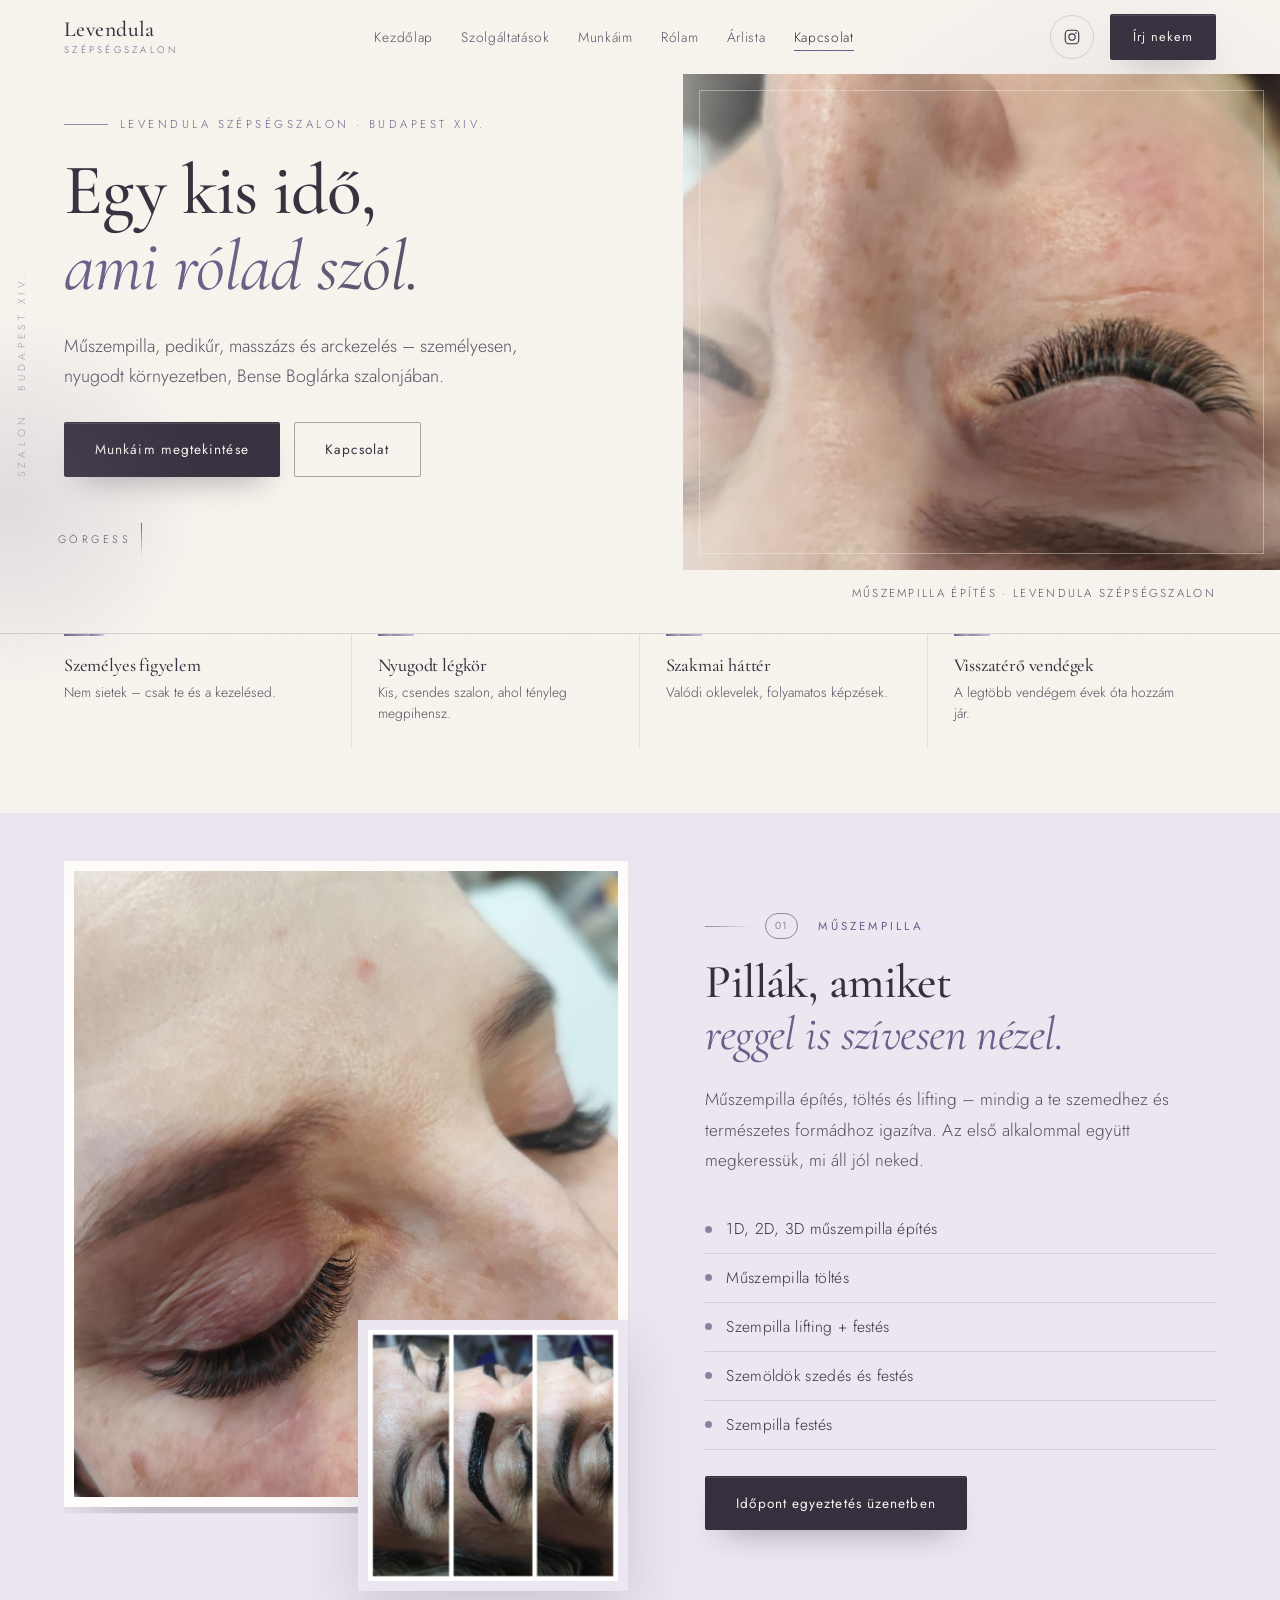
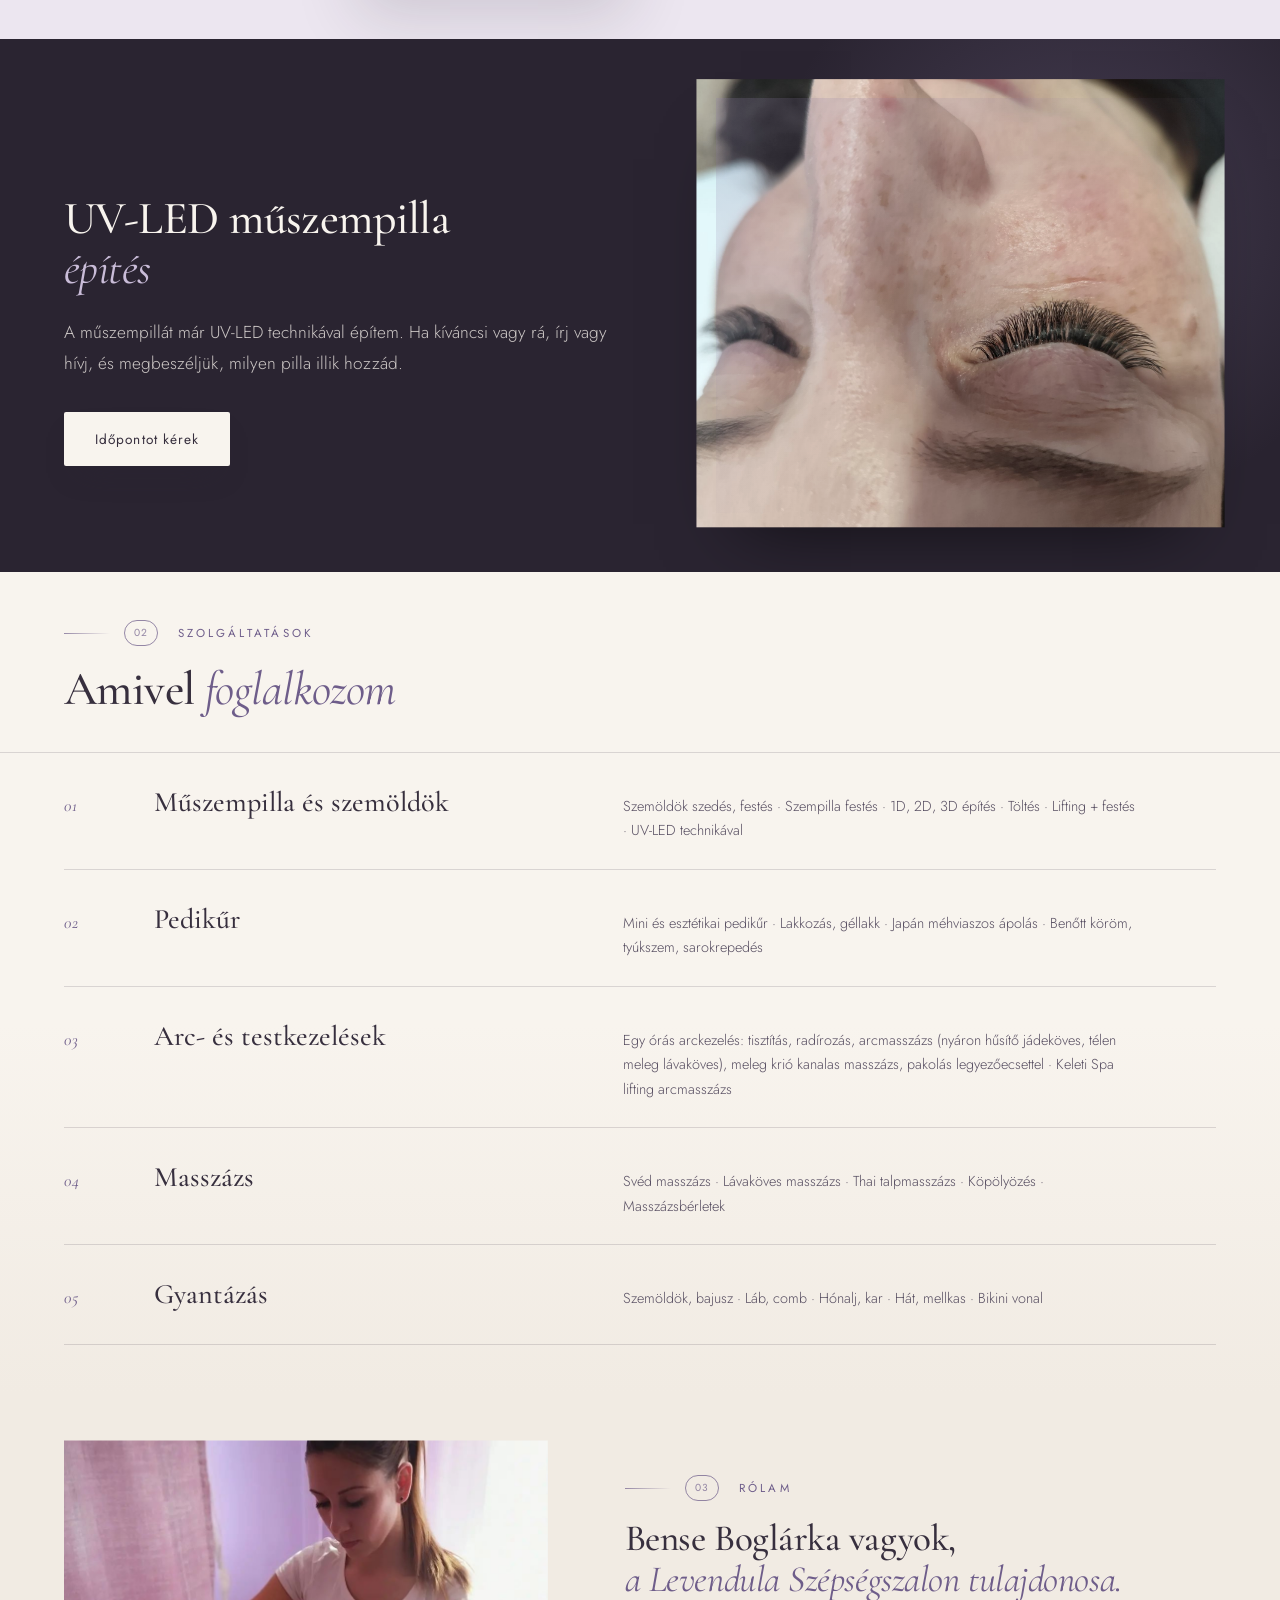
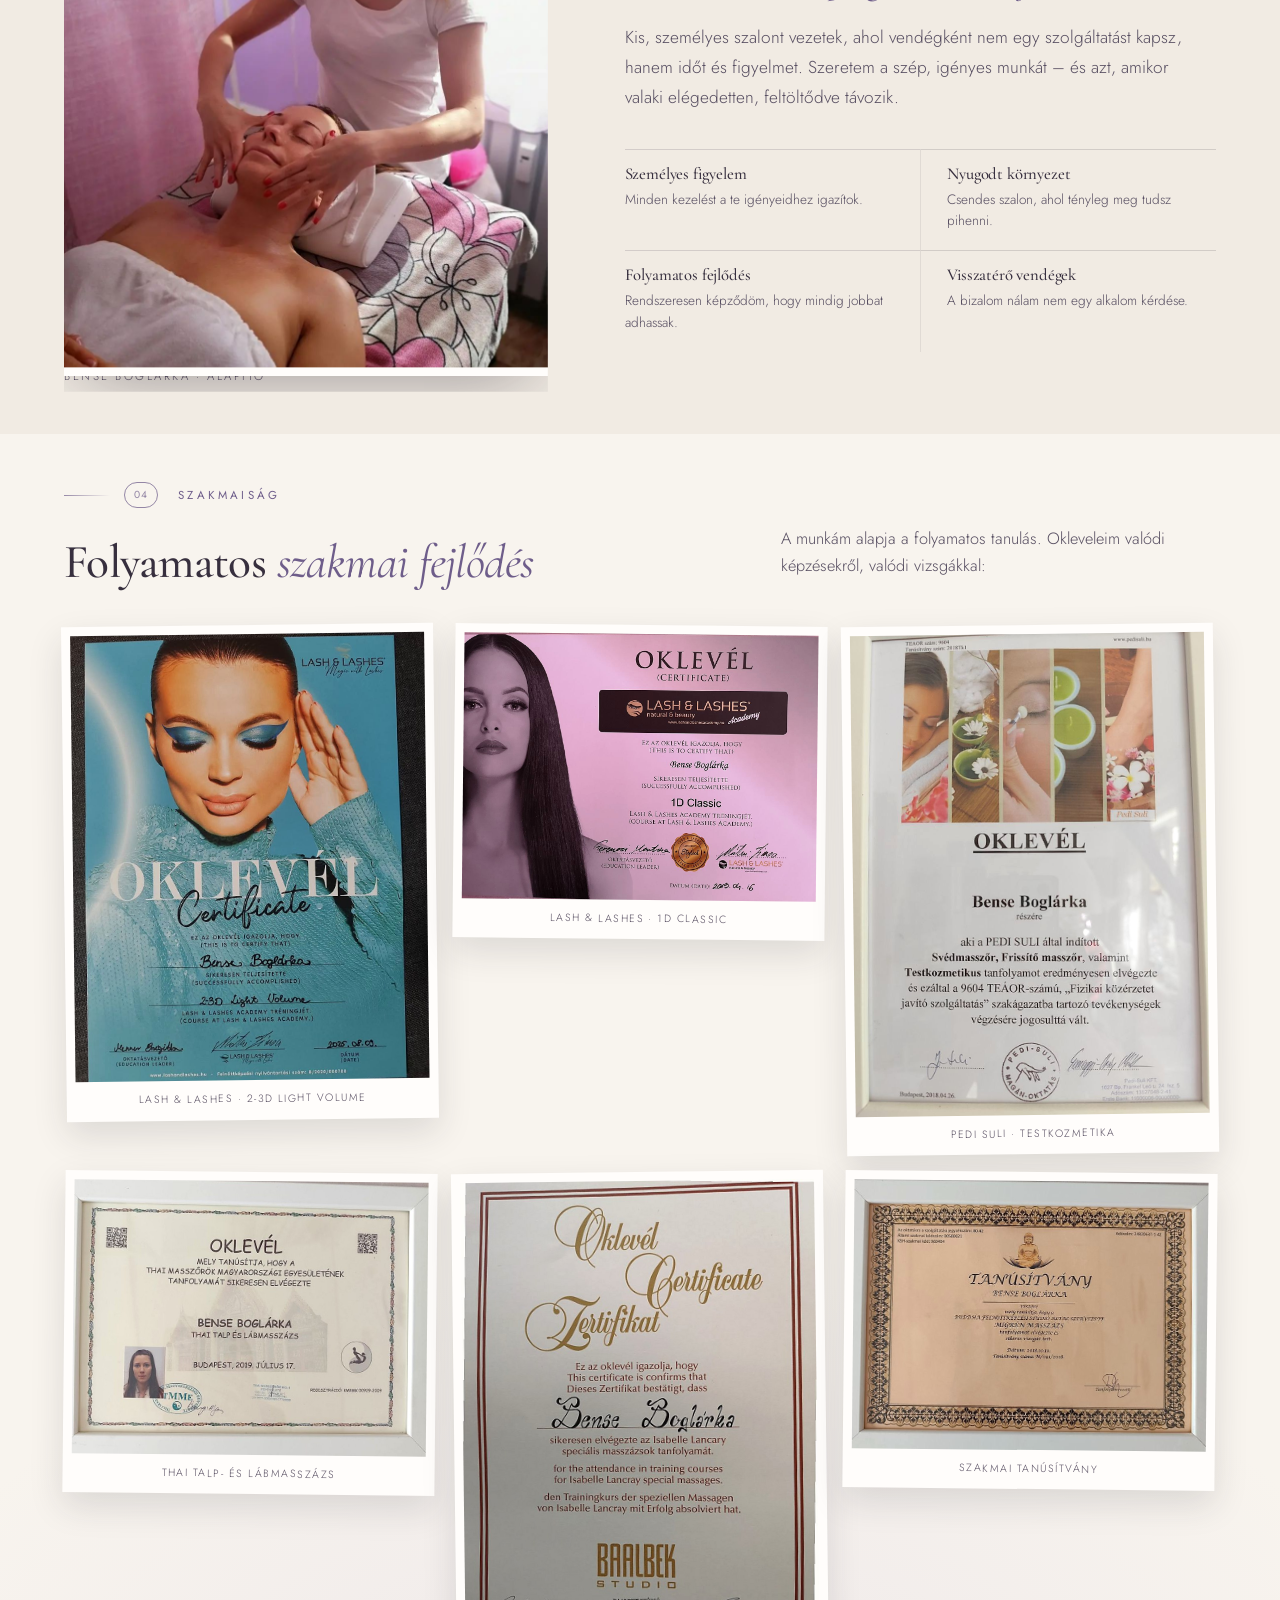
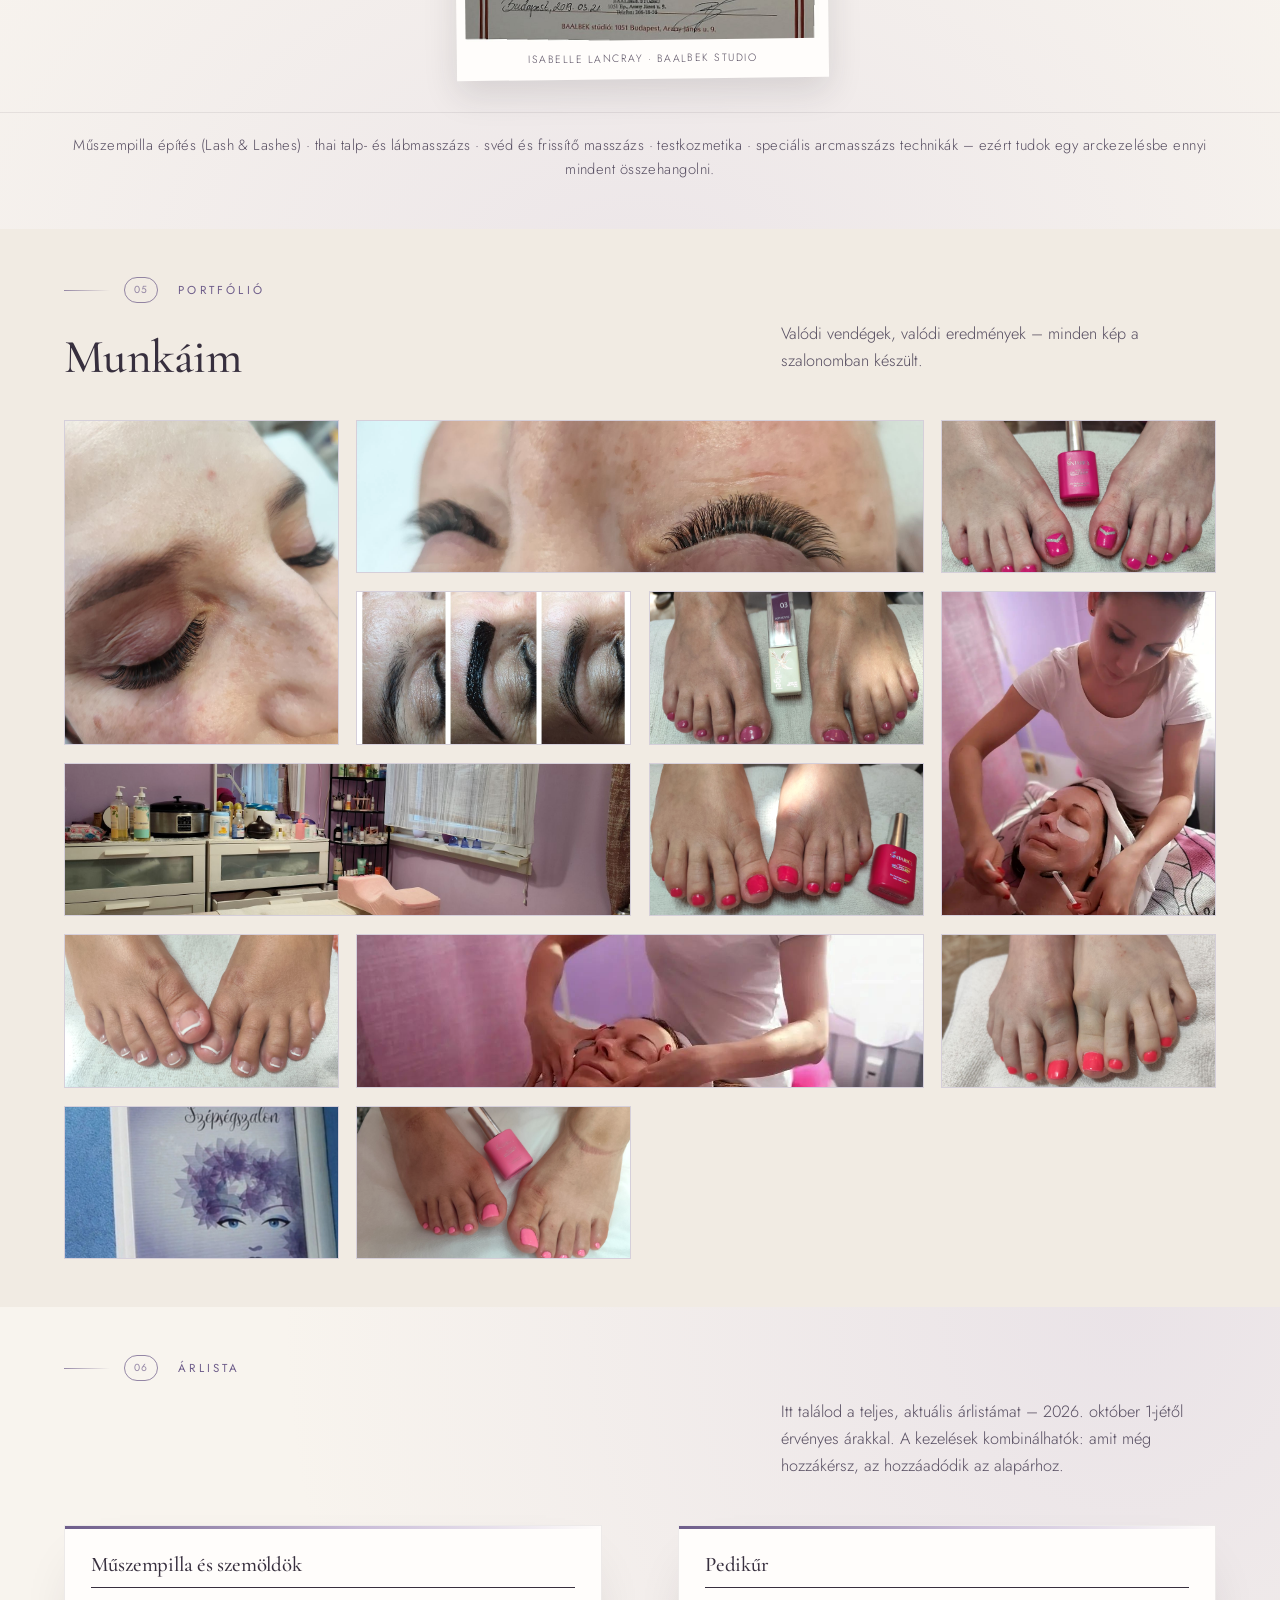
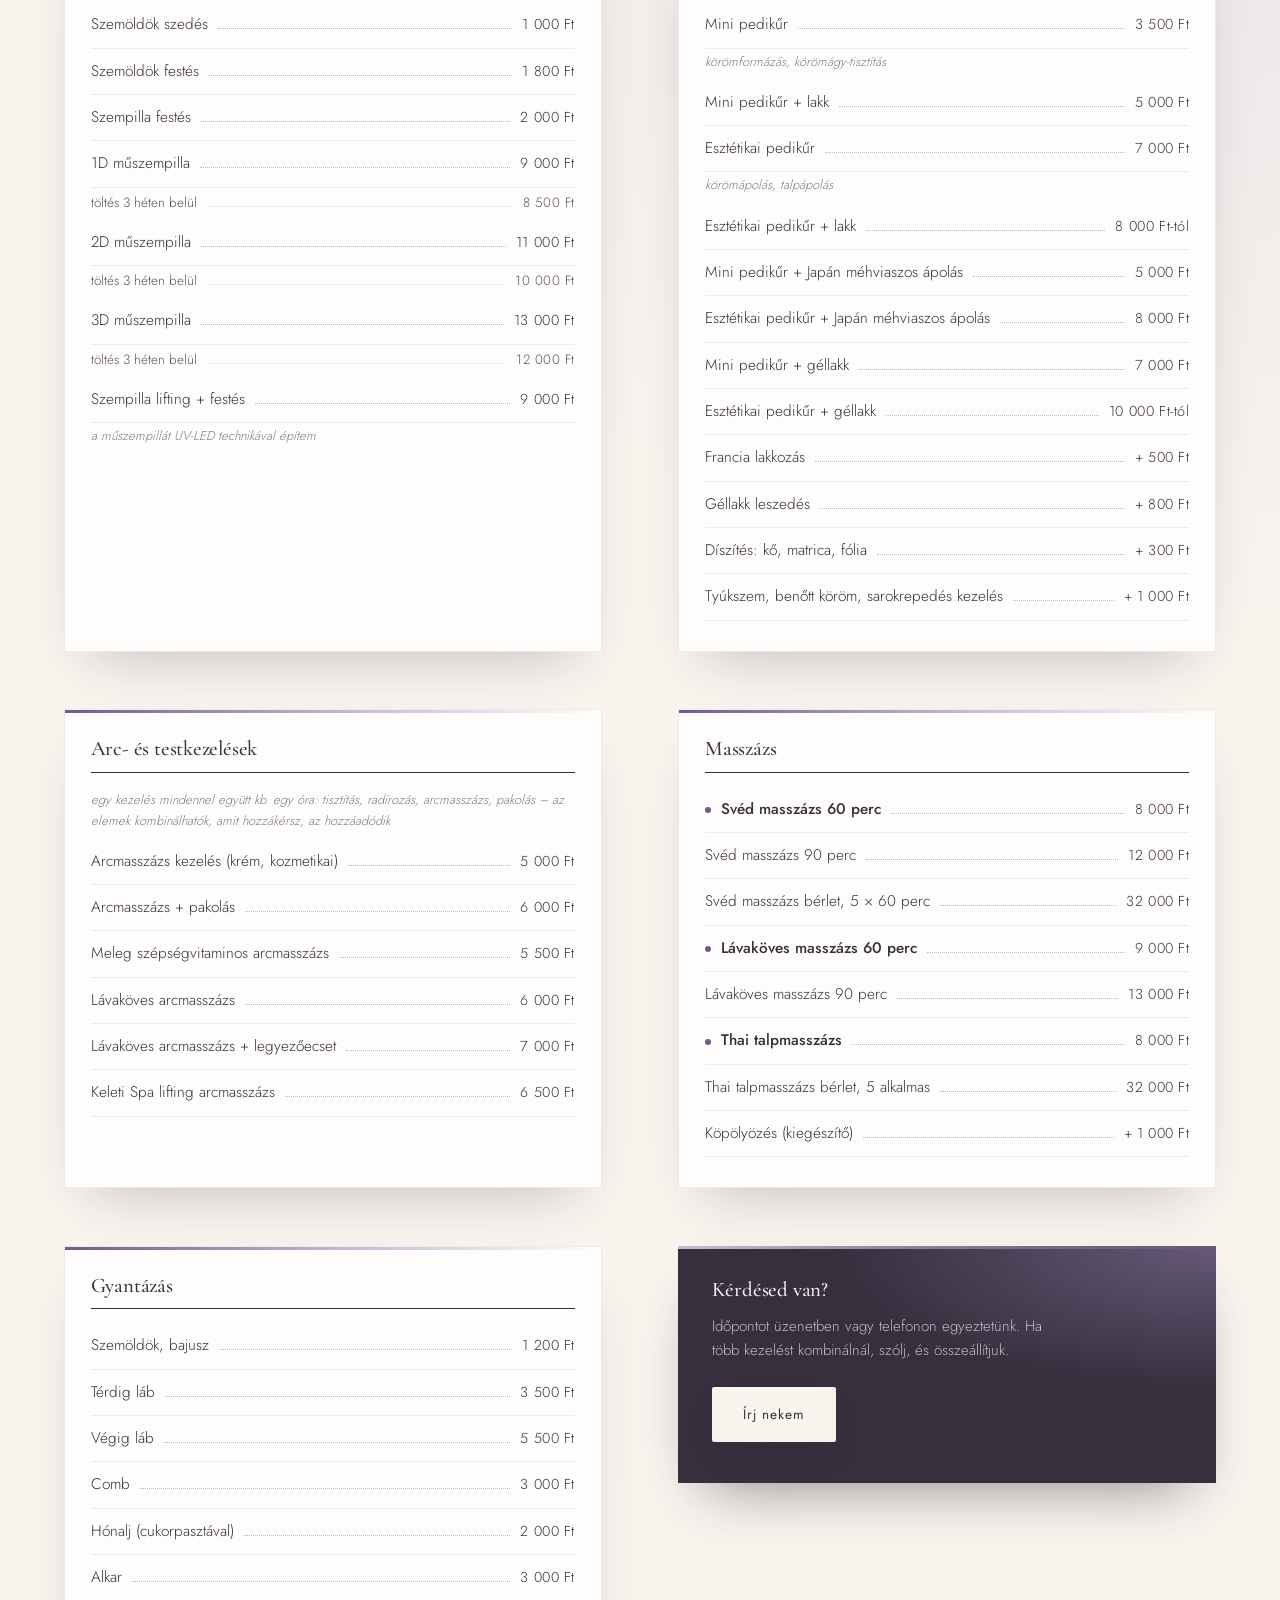
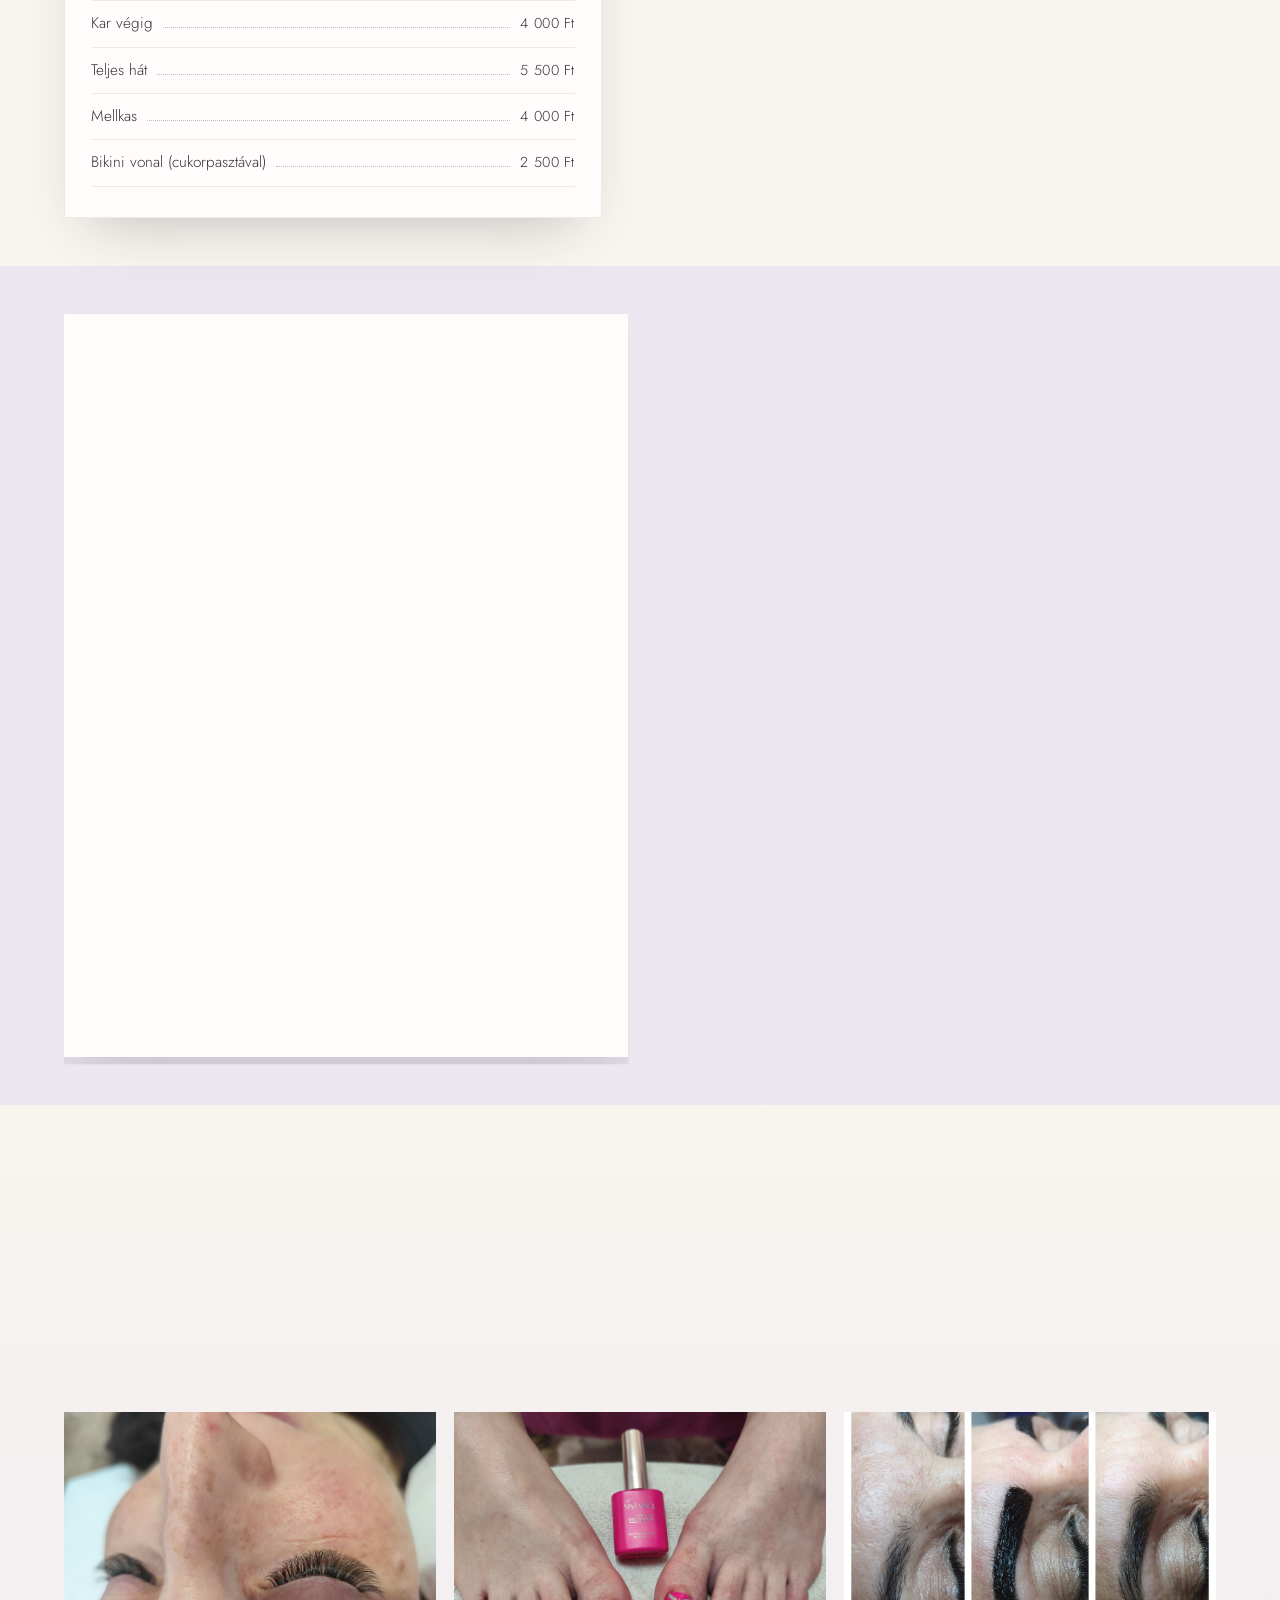
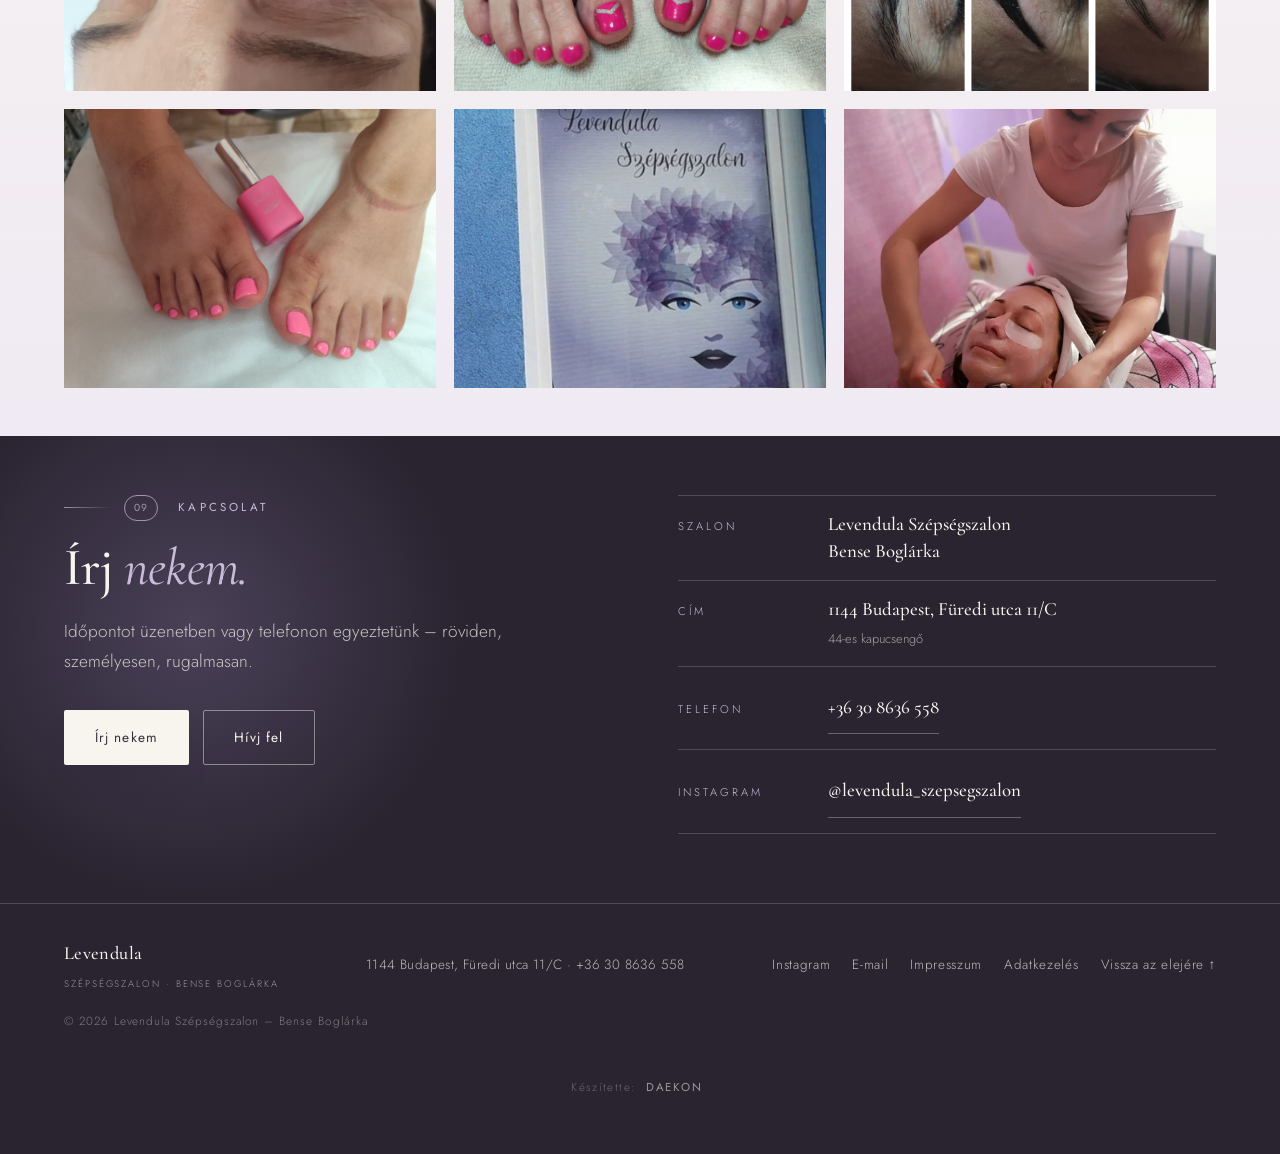
<file: index.html>
<!DOCTYPE html>
<html lang="hu">
<head>
<meta charset="UTF-8">
<meta name="viewport" content="width=device-width, initial-scale=1">
<title>Levendula Szépségszalon – Bense Boglárka | Budapest XIV.</title>
<meta name="description" content="Levendula Szépségszalon – műszempilla, pedikűr, masszázs, arckezelés és gyantázás Budapest XIV. kerületében. Bense Boglárka személyes szalonja.">
<meta property="og:title" content="Levendula Szépségszalon – Bense Boglárka">
<meta property="og:description" content="Műszempilla, pedikűr, masszázs és arckezelés – személyesen, nyugodt környezetben.">
<meta property="og:image" content="https://daekon-ship.github.io/levendula-szepsegszalon/assets/lash-landscape.jpg">
<meta property="og:url" content="https://daekon-ship.github.io/levendula-szepsegszalon/">
<meta property="og:type" content="website">
<meta property="og:locale" content="hu_HU">
<meta name="twitter:card" content="summary_large_image">
<script type="application/ld+json">
{
  "@context": "https://schema.org",
  "@type": "BeautySalon",
  "name": "Levendula Szépségszalon",
  "founder": { "@type": "Person", "name": "Bense Boglárka" },
  "telephone": "+36308636558",
  "email": "bogibense@gmail.com",
  "sameAs": ["https://www.instagram.com/levendula_szepsegszalon/"],
  "address": {
    "@type": "PostalAddress",
    "streetAddress": "Füredi utca 11/C (44-es kapucsengő)",
    "postalCode": "1144",
    "addressLocality": "Budapest",
    "addressCountry": "HU"
  },
  "priceRange": "$$",
  "image": "https://daekon-ship.github.io/levendula-szepsegszalon/assets/lash-landscape.jpg",
  "url": "https://daekon-ship.github.io/levendula-szepsegszalon/"
}
</script>
<link rel="icon" href="data:image/svg+xml,%3Csvg xmlns='http://www.w3.org/2000/svg' viewBox='0 0 64 64'%3E%3Crect width='64' height='64' rx='14' fill='%233A3040'/%3E%3Ctext x='32' y='43' font-family='Georgia,serif' font-size='34' fill='%23F7F3EE' text-anchor='middle'%3EL%3C/text%3E%3C/svg%3E">
<link rel="preload" href="fonts/cormorant-500-normal-latin.woff2" as="font" type="font/woff2" crossorigin>
<link rel="preload" href="fonts/jost-300-normal-latin.woff2" as="font" type="font/woff2" crossorigin>
<link rel="canonical" href="https://daekon-ship.github.io/levendula-szepsegszalon/">
<link rel="stylesheet" href="fonts/fonts.css">
<link rel="stylesheet" href="styles.css?v=20">
</head>
<body>

<!-- ============ HEADER ============ -->
<header class="site-header" id="top">
  <div class="header-inner">
    <a class="brand" href="#kezdo" aria-label="Levendula Szépségszalon – Kezdőlap">
      <span class="brand-name">Levendula</span>
      <span class="brand-sub">Szépségszalon</span>
    </a>

    <nav class="main-nav" aria-label="Főmenü">
      <ul>
        <li><a href="#kezdo">Kezdőlap</a></li>
        <li><a href="#szolgaltatasok">Szolgáltatások</a></li>
        <li><a href="#munkaim">Munkáim</a></li>
        <li><a href="#rolam">Rólam</a></li>
        <li><a href="#arlista">Árlista</a></li>
        <li><a href="#kapcsolat">Kapcsolat</a></li>
      </ul>
    </nav>

    <div class="header-actions">
      <a class="ig-link" href="https://www.instagram.com/levendula_szepsegszalon/" target="_blank" rel="noopener" aria-label="Instagram">
        <svg viewBox="0 0 24 24" width="18" height="18" fill="none" stroke="currentColor" stroke-width="1.5"><rect x="3" y="3" width="18" height="18" rx="5"/><circle cx="12" cy="12" r="4.2"/><circle cx="17.2" cy="6.8" r="1.1" fill="currentColor" stroke="none"/></svg>
      </a>
      <a class="btn btn-solid btn-sm header-cta" href="mailto:bogibense@gmail.com?subject=Id%C5%91pont%20egyeztet%C3%A9s">Írj nekem</a>
      <button class="menu-toggle" aria-label="Menü" aria-expanded="false">
        <span></span><span></span>
      </button>
    </div>
  </div>
</header>

<!-- Mobile menu overlay -->
<div class="mobile-menu" hidden>
  <nav aria-label="Mobil menü">
    <ul>
      <li><a href="#kezdo">Kezdőlap</a></li>
      <li><a href="#szolgaltatasok">Szolgáltatások</a></li>
      <li><a href="#munkaim">Munkáim</a></li>
      <li><a href="#rolam">Rólam</a></li>
      <li><a href="#arlista">Árlista</a></li>
      <li><a href="#kapcsolat">Kapcsolat</a></li>
    </ul>
    <div class="mobile-menu-foot">
      <a href="tel:+36308636558">+36 30 8636 558</a>
      <a href="https://www.instagram.com/levendula_szepsegszalon/" target="_blank" rel="noopener">@levendula_szepsegszalon</a>
    </div>
  </nav>
</div>

<main>

<!-- ============ HERO ============ -->
<section class="hero" id="kezdo">
  <span class="hero-side" aria-hidden="true">Szalon · Budapest XIV.</span>
  <div class="hero-grid">
    <div class="hero-text">
      <p class="hero-loc hero-seq" data-seq="0">Levendula Szépségszalon · Budapest XIV.</p>
      <h1 class="hero-seq hero-t-h1" data-seq="1">Egy kis idő,<br><em>ami rólad szól.</em></h1>
    </div>

    <figure class="hero-media hero-seq hero-t-media" data-seq="2">
      <picture>
        <img src="assets/lash-landscape.jpg" alt="Műszempilla építés – elkészült szempillák a Levendula Szépségszalonban" width="2000" height="1500" fetchpriority="high" data-parallax="0.06">
      </picture>
      <figcaption class="hero-seq" data-seq="4">Műszempilla építés · Levendula Szépségszalon</figcaption>
    </figure>

    <div class="hero-intro">
      <p class="hero-lead hero-seq" data-seq="3">Műszempilla, pedikűr, masszázs és arckezelés – személyesen, nyugodt környezetben, Bense Boglárka szalonjában.</p>
      <div class="hero-cta hero-seq" data-seq="4">
        <a class="btn btn-solid" href="#munkaim">Munkáim megtekintése</a>
        <a class="btn btn-ghost" href="#kapcsolat">Kapcsolat</a>
      </div>
      <a class="hero-scroll hero-seq" data-seq="5" href="#mupilla" aria-label="Görgess lejjebb">Görgess</a>
    </div>
  </div>

    <div class="trust-strip">
      <div class="trust-item reveal r-row"><h3>Személyes figyelem</h3><p>Nem sietek – csak te és a kezelésed.</p></div>
      <div class="trust-item reveal r-row d1"><h3>Nyugodt légkör</h3><p>Kis, csendes szalon, ahol tényleg megpihensz.</p></div>
      <div class="trust-item reveal r-row d2"><h3>Szakmai háttér</h3><p>Valódi oklevelek, folyamatos képzések.</p></div>
      <div class="trust-item reveal r-row d3"><h3>Visszatérő vendégek</h3><p>A legtöbb vendégem évek óta hozzám jár.</p></div>
    </div>
</section>

<!-- ============ FEATURED EYELASH ============ -->
<section class="lashes" id="mupilla">
  <div class="lashes-grid">
    <div class="lashes-media">
      <figure class="lm-main reveal r-media">
        <img src="assets/lash-portrait.jpg" alt="Műszempilla építés – elkészült pillasor közelről" width="1050" height="1400" loading="lazy">
      </figure>
      <figure class="lm-sub reveal d2">
        <img src="assets/brow-triptych.jpg" alt="Szemöldök festés lépésről lépésre" width="1080" height="1080" loading="lazy">
      </figure>
    </div>

    <div class="lashes-text">
      <p class="eyebrow reveal"><b>01</b>Műszempilla</p>
      <h2 class="reveal d1">Pillák, amiket<br><em>reggel is szívesen nézel.</em></h2>
      <p class="body-lg reveal d2">Műszempilla építés, töltés és lifting – mindig a te szemedhez és természetes formádhoz igazítva. Az első alkalommal együtt megkeressük, mi áll jól neked.</p>

      <ul class="tick-list reveal d3">
        <li>1D, 2D, 3D műszempilla építés</li>
        <li>Műszempilla töltés</li>
        <li>Szempilla lifting + festés</li>
        <li>Szemöldök szedés és festés</li>
        <li>Szempilla festés</li>
      </ul>

      <div class="reveal d3">
        <a class="btn btn-solid" href="mailto:bogibense@gmail.com?subject=M%C5%B1szempilla%20id%C5%91pont">Időpont egyeztetés üzenetben</a>
      </div>
    </div>
  </div>
</section>

<!-- ============ UV-LED FEATURE ============ -->
<section class="uvled" id="uvled">
  <div class="uvled-inner">
    <div class="uvled-text">
      <span class="badge reveal">Új technika</span>
      <h2 class="reveal d1">UV-LED műszempilla<br><em>építés</em></h2>
      <p class="body-lg reveal d2">A műszempillát már UV-LED technikával építem. Ha kíváncsi vagy rá, írj vagy hívj, és megbeszéljük, milyen pilla illik hozzád.</p>
      <div class="reveal d3">
        <a class="btn btn-light" href="mailto:bogibense@gmail.com?subject=UV-LED%20m%C5%B1szempilla%20id%C5%91pont">Időpontot kérek</a>
      </div>
    </div>
    <figure class="uvled-media reveal d2">
      <img src="assets/lash-landscape.jpg" alt="Szempilla közelről – UV-LED technikával épített műszempilla" width="2000" height="1500" loading="lazy" data-parallax="0.06">
    </figure>
  </div>
</section>

<!-- ============ SERVICES INDEX ============ -->
<section class="services" id="szolgaltatasok">
  <div class="section-head">
    <p class="eyebrow reveal"><b>02</b>Szolgáltatások</p>
    <h2 class="reveal d1">Amivel <em>foglalkozom</em></h2>
  </div>

  <div class="service-index">
    <a class="service-row reveal r-row" href="#mupilla" data-img="assets/lash-portrait.jpg">
      <span class="srv-num">01</span>
      <span class="srv-name">Műszempilla és szemöldök</span>
      <span class="srv-desc">Szemöldök szedés, festés · Szempilla festés · 1D, 2D, 3D építés · Töltés · Lifting + festés · UV-LED technikával</span>
      <span class="srv-arrow" aria-hidden="true">→</span>
    </a>
    <a class="service-row reveal r-row" href="#arlista" data-img="assets/pedi-01.jpg">
      <span class="srv-num">02</span>
      <span class="srv-name">Pedikűr</span>
      <span class="srv-desc">Mini és esztétikai pedikűr · Lakkozás, géllakk · Japán méhviaszos ápolás · Benőtt köröm, tyúkszem, sarokrepedés</span>
      <span class="srv-arrow" aria-hidden="true">→</span>
    </a>
    <a class="service-row reveal r-row" href="#arlista" data-img="assets/treatment-mask.jpg">
      <span class="srv-num">03</span>
      <span class="srv-name">Arc- és testkezelések</span>
      <span class="srv-desc">Egy órás arckezelés: tisztítás, radírozás, arcmasszázs (nyáron hűsítő jádeköves, télen meleg lávaköves), meleg krió kanalas masszázs, pakolás legyezőecsettel · Keleti Spa lifting arcmasszázs</span>
      <span class="srv-arrow" aria-hidden="true">→</span>
    </a>
    <a class="service-row reveal r-row" href="#arlista" data-img="assets/treatment-massage.jpg">
      <span class="srv-num">04</span>
      <span class="srv-name">Masszázs</span>
      <span class="srv-desc">Svéd masszázs · Lávaköves masszázs · Thai talpmasszázs · Köpölyözés · Masszázsbérletek</span>
      <span class="srv-arrow" aria-hidden="true">→</span>
    </a>
    <a class="service-row reveal r-row" href="#arlista" data-img="assets/brow-triptych.jpg">
      <span class="srv-num">05</span>
      <span class="srv-name">Gyantázás</span>
      <span class="srv-desc">Szemöldök, bajusz · Láb, comb · Hónalj, kar · Hát, mellkas · Bikini vonal</span>
      <span class="srv-arrow" aria-hidden="true">→</span>
    </a>
  </div>

  <div class="service-float" aria-hidden="true"><img alt="" src="[data-uri]"></div>
</section>

<!-- ============ ABOUT / RÓLAM ============ -->
<section class="about" id="rolam">
  <div class="about-grid">      <figure class="about-media reveal r-media">        <img src="assets/treatment-massage.jpg" alt="Bense Boglárka arckezelés közben a szalonban" width="1080" height="1080" loading="lazy" data-parallax="0.09">
      <figcaption>Bense Boglárka · alapító</figcaption>
    </figure>

    <div class="about-text">
      <p class="eyebrow reveal"><b>03</b>Rólam</p>
      <h2 class="reveal d1">Bense Boglárka vagyok,<br><em>a Levendula Szépségszalon tulajdonosa.</em></h2>
      <p class="body-lg reveal d2">Kis, személyes szalont vezetek, ahol vendégként nem egy szolgáltatást kapsz, hanem időt és figyelmet. Szeretem a szép, igényes munkát – és azt, amikor valaki elégedetten, feltöltődve távozik.</p>

      <div class="about-points reveal d3">
        <div><h4>Személyes figyelem</h4><p>Minden kezelést a te igényeidhez igazítok.</p></div>
        <div><h4>Nyugodt környezet</h4><p>Csendes szalon, ahol tényleg meg tudsz pihenni.</p></div>
        <div><h4>Folyamatos fejlődés</h4><p>Rendszeresen képződöm, hogy mindig jobbat adhassak.</p></div>
        <div><h4>Visszatérő vendégek</h4><p>A bizalom nálam nem egy alkalom kérdése.</p></div>
      </div>
    </div>
  </div>
</section>

<!-- ============ QUALIFICATIONS ============ -->
<section class="quals" id="oklevelek">
  <div class="section-head">
    <p class="eyebrow reveal"><b>04</b>Szakmaiság</p>
    <h2 class="reveal d1">Folyamatos <em>szakmai fejlődés</em></h2>
    <p class="section-lead reveal d2">A munkám alapja a folyamatos tanulás. Okleveleim valódi képzésekről, valódi vizsgákkal:</p>
  </div>

  <div class="cert-strip reveal d1">
    <figure class="cert"><img src="assets/cert-01.jpg" alt="Oklevél – Lash &amp; Lashes Academy tréning" width="952" height="1200" loading="lazy"><figcaption>Lash &amp; Lashes · 2-3D Light Volume</figcaption></figure>
    <figure class="cert"><img src="assets/cert-02.jpg" alt="Oklevél – Lash &amp; Lashes 1D Classic" width="1200" height="900" loading="lazy"><figcaption>Lash &amp; Lashes · 1D Classic</figcaption></figure>
    <figure class="cert"><img src="assets/cert-03.jpg" alt="Oklevél – Pedi Suli tanfolyam" width="879" height="1194" loading="lazy"><figcaption>Pedi Suli · testkozmetika</figcaption></figure>
    <figure class="cert"><img src="assets/cert-04.jpg" alt="Oklevél – thai talp- és lábmasszázs képzés" width="866" height="670" loading="lazy"><figcaption>Thai talp- és lábmasszázs</figcaption></figure>
    <figure class="cert"><img src="assets/cert-05.jpg" alt="Oklevél – Isabelle Lancray speciális masszázsok" width="824" height="1068" loading="lazy"><figcaption>Isabelle Lancray · Baalbek Studio</figcaption></figure>
    <figure class="cert"><img src="assets/cert-06.jpg" alt="Szakmai tanúsítvány – Bense Boglárka" width="876" height="665" loading="lazy"><figcaption>Szakmai tanúsítvány</figcaption></figure>
  </div>

  <p class="quals-note reveal d2">Műszempilla építés (Lash &amp; Lashes) · thai talp- és lábmasszázs · svéd és frissítő masszázs · testkozmetika · speciális arcmasszázs technikák – ezért tudok egy arckezelésbe ennyi mindent összehangolni.</p>
</section>

<!-- ============ WORK / GALLERY ============ -->
<section class="work" id="munkaim">
  <div class="section-head">
    <p class="eyebrow reveal"><b>05</b>Portfólió</p>
    <h2 class="reveal d1">Munkáim</h2>
    <p class="section-lead reveal d2">Valódi vendégek, valódi eredmények – minden kép a szalonomban készült.</p>
  </div>

  <div class="gallery">
    <figure class="g-tall reveal"><img src="assets/lash-portrait.jpg" alt="Műszempilla építés – elkészült pillasor" width="1050" height="1400" loading="lazy"><figcaption>Műszempilla építés</figcaption></figure>
    <figure class="g-wide reveal d1"><img src="assets/lash-landscape.jpg" alt="Szempilla közelről" width="2000" height="1500" loading="lazy"><figcaption>Szempilla részlet</figcaption></figure>
    <figure class="reveal d2"><img src="assets/pedi-01.jpg" alt="Pedikűr – géllakkos lábak" width="1600" height="1200" loading="lazy"><figcaption>Pedikűr · géllakk</figcaption></figure>
    <figure class="reveal"><img src="assets/brow-triptych.jpg" alt="Szemöldök festés lépésről lépésre" width="1080" height="1080" loading="lazy"><figcaption>Szemöldök festés</figcaption></figure>
    <figure class="reveal d1"><img src="assets/pedi-02.jpg" alt="Pedikűr – mályvás géllakk" width="1600" height="1200" loading="lazy"><figcaption>Géllakk</figcaption></figure>
    <figure class="g-tall reveal d2"><img src="assets/treatment-mask.jpg" alt="Arcpakolásos kezelés a szalonban" width="1080" height="1080" loading="lazy"><figcaption>Arcpakolás</figcaption></figure>
    <figure class="g-wide reveal"><img src="assets/salon-interior.jpg" alt="A Levendula Szépségszalon belső tere" width="1600" height="1200" loading="lazy"><figcaption>A szalon</figcaption></figure>
    <figure class="reveal d1"><img src="assets/pedi-03.jpg" alt="Pedikűr – piros géllakk" width="1600" height="1200" loading="lazy"><figcaption>Pedikűr</figcaption></figure>
    <figure class="reveal d2"><img src="assets/pedi-04.jpg" alt="Esztétikai pedikűr – francia vonal" width="1600" height="1200" loading="lazy"><figcaption>Esztétikai pedikűr</figcaption></figure>
    <figure class="g-wide reveal"><img src="assets/treatment-massage.jpg" alt="Arckezelés közben" width="1080" height="1080" loading="lazy"><figcaption>Arckezelés</figcaption></figure>
    <figure class="reveal d1"><img src="assets/pedi-05.jpg" alt="Pedikűr – nyári szín" width="1600" height="1200" loading="lazy"><figcaption>Nyári szín</figcaption></figure>
    <figure class="reveal"><img src="assets/salon-sign.jpg" alt="A Levendula Szépségszalon bejárata" width="1400" height="1400" loading="lazy"><figcaption>A szalon bejárata</figcaption></figure>
    <figure class="reveal d2"><img src="assets/pedi-06.jpg" alt="Pedikűr – géllakk" width="1600" height="1200" loading="lazy"><figcaption>Géllakk</figcaption></figure>
  </div>
</section>

<!-- ============ PRICE LIST ============ -->
<section class="prices" id="arlista">
  <div class="section-head">
    <p class="eyebrow reveal"><b>06</b>Árlista</p>
    <h2 class="reveal d1">Szolgáltatások <em>és árak</em></h2>
    <p class="section-lead reveal d2">Itt találod a teljes, aktuális árlistámat – 2026. október 1-jétől érvényes árakkal. A kezelések kombinálhatók: amit még hozzákérsz, az hozzáadódik az alapárhoz.</p>
  </div>

  <div class="price-tabs" role="tablist" aria-label="Árlista kategóriák">
    <button class="ptab is-active" type="button" role="tab" aria-selected="true" data-tab="1">Műszempilla</button>
    <button class="ptab" type="button" role="tab" aria-selected="false" data-tab="2">Pedikűr</button>
    <button class="ptab" type="button" role="tab" aria-selected="false" data-tab="3">Arc &amp; test</button>
    <button class="ptab" type="button" role="tab" aria-selected="false" data-tab="4">Masszázs</button>
    <button class="ptab" type="button" role="tab" aria-selected="false" data-tab="5">Gyantázás</button>
    <button class="ptab" type="button" role="tab" aria-selected="false" data-tab="6">Időpont</button>
  </div>

  <div class="price-grid">
    <div class="price-block" data-block="1">
      <h3>Műszempilla és szemöldök</h3>
      <ul>
        <li><span>Szemöldök szedés</span><em class="price">1 000 Ft</em></li>
        <li><span>Szemöldök festés</span><em class="price">1 800 Ft</em></li>
        <li><span>Szempilla festés</span><em class="price">2 000 Ft</em></li>
        <li><span>1D műszempilla</span><em class="price">9 000 Ft</em></li>
        <li class="sub"><span>töltés 3 héten belül</span><em class="price">8 500 Ft</em></li>
        <li><span>2D műszempilla</span><em class="price">11 000 Ft</em></li>
        <li class="sub"><span>töltés 3 héten belül</span><em class="price">10 000 Ft</em></li>
        <li><span>3D műszempilla</span><em class="price">13 000 Ft</em></li>
        <li class="sub"><span>töltés 3 héten belül</span><em class="price">12 000 Ft</em></li>
        <li><span>Szempilla lifting + festés</span><em class="price">9 000 Ft</em></li>
        <li class="note"><span>a műszempillát UV-LED technikával építem</span></li>
      </ul>
    </div>

    <div class="price-block" data-block="2">
      <h3>Pedikűr</h3>
      <ul>
        <li><span>Mini pedikűr</span><em class="price">3 500 Ft</em></li>
        <li class="note"><span>körömformázás, körömágy-tisztítás</span></li>
        <li><span>Mini pedikűr + lakk</span><em class="price">5 000 Ft</em></li>
        <li><span>Esztétikai pedikűr</span><em class="price">7 000 Ft</em></li>
        <li class="note"><span>körömápolás, talpápolás</span></li>
        <li><span>Esztétikai pedikűr + lakk</span><em class="price">8 000 Ft-tól</em></li>
        <li><span>Mini pedikűr + Japán méhviaszos ápolás</span><em class="price">5 000 Ft</em></li>
        <li><span>Esztétikai pedikűr + Japán méhviaszos ápolás</span><em class="price">8 000 Ft</em></li>
        <li><span>Mini pedikűr + géllakk</span><em class="price">7 000 Ft</em></li>
        <li><span>Esztétikai pedikűr + géllakk</span><em class="price">10 000 Ft-tól</em></li>
        <li><span>Francia lakkozás</span><em class="price">+ 500 Ft</em></li>
        <li><span>Géllakk leszedés</span><em class="price">+ 800 Ft</em></li>
        <li><span>Díszítés: kő, matrica, fólia</span><em class="price">+ 300 Ft</em></li>
        <li><span>Tyúkszem, benőtt köröm, sarokrepedés kezelés</span><em class="price">+ 1 000 Ft</em></li>
      </ul>
    </div>

    <div class="price-block" data-block="3">
      <h3>Arc- és testkezelések</h3>
      <ul>
        <li class="note"><span>egy kezelés mindennel együtt kb. egy óra: tisztítás, radírozás, arcmasszázs, pakolás – az elemek kombinálhatók, amit hozzákérsz, az hozzáadódik</span></li>
        <li><span>Arcmasszázs kezelés (krém, kozmetikai)</span><em class="price">5 000 Ft</em></li>
        <li><span>Arcmasszázs + pakolás</span><em class="price">6 000 Ft</em></li>
        <li><span>Meleg szépségvitaminos arcmasszázs</span><em class="price">5 500 Ft</em></li>
        <li><span>Lávaköves arcmasszázs</span><em class="price">6 000 Ft</em></li>
        <li><span>Lávaköves arcmasszázs + legyezőecset</span><em class="price">7 000 Ft</em></li>
        <li><span>Keleti Spa lifting arcmasszázs</span><em class="price">6 500 Ft</em></li>
      </ul>
    </div>

    <div class="price-block" data-block="4">
      <h3>Masszázs</h3>
      <ul>
        <li class="is-featured"><span>Svéd masszázs 60 perc</span><em class="price">8 000 Ft</em></li>
        <li><span>Svéd masszázs 90 perc</span><em class="price">12 000 Ft</em></li>
        <li><span>Svéd masszázs bérlet, 5 × 60 perc</span><em class="price">32 000 Ft</em></li>
        <li class="is-featured"><span>Lávaköves masszázs 60 perc</span><em class="price">9 000 Ft</em></li>
        <li><span>Lávaköves masszázs 90 perc</span><em class="price">13 000 Ft</em></li>
        <li class="is-featured"><span>Thai talpmasszázs</span><em class="price">8 000 Ft</em></li>
        <li><span>Thai talpmasszázs bérlet, 5 alkalmas</span><em class="price">32 000 Ft</em></li>
        <li><span>Köpölyözés (kiegészítő)</span><em class="price">+ 1 000 Ft</em></li>
      </ul>
    </div>

    <div class="price-block" data-block="5">
      <h3>Gyantázás</h3>
      <ul>
        <li><span>Szemöldök, bajusz</span><em class="price">1 200 Ft</em></li>
        <li><span>Térdig láb</span><em class="price">3 500 Ft</em></li>
        <li><span>Végig láb</span><em class="price">5 500 Ft</em></li>
        <li><span>Comb</span><em class="price">3 000 Ft</em></li>
        <li><span>Hónalj (cukorpasztával)</span><em class="price">2 000 Ft</em></li>
        <li><span>Alkar</span><em class="price">3 000 Ft</em></li>
        <li><span>Kar végig</span><em class="price">4 000 Ft</em></li>
        <li><span>Teljes hát</span><em class="price">5 500 Ft</em></li>
        <li><span>Mellkas</span><em class="price">4 000 Ft</em></li>
        <li><span>Bikini vonal (cukorpasztával)</span><em class="price">2 500 Ft</em></li>
      </ul>
    </div>

    <div class="price-cta" data-block="6">
      <h3>Kérdésed van?</h3>
      <p>Időpontot üzenetben vagy telefonon egyeztetünk. Ha több kezelést kombinálnál, szólj, és összeállítjuk.</p>
      <a class="btn btn-solid" href="mailto:bogibense@gmail.com?subject=%C3%81rlista%20%C3%A9rdekl%C5%91d%C3%A9s">Írj nekem</a>
    </div>
  </div>

</section>

<!-- ============ GIFT CARD ============ -->
<section class="gift" id="ajandekutalvany">
  <div class="gift-grid">      <figure class="gift-media reveal r-media">
      <img src="assets/giftcard-01.jpg" alt="Levendula Szépségszalon ajándékutalvány" width="1050" height="1400" loading="lazy" data-parallax="0.07">
    </figure>
    <div class="gift-text">
      <p class="eyebrow reveal"><b>07</b>Ajándék</p>
      <h2 class="reveal d1">Ajándék<em>utalvány</em></h2>
      <p class="body-lg reveal d2">Levendula Szépségszalon ajándékutalvány – választható szolgáltatásra, kézzel írt, személyes formában. Születésnapra, névnapra, vagy csak úgy.</p>
      <div class="reveal d3">
        <a class="btn btn-solid" href="mailto:bogibense@gmail.com?subject=Aj%C3%A1nd%C3%A9kutalv%C3%A1ny%20%C3%A9rdekl%C5%91d%C3%A9s">Érdeklődöm az utalványról</a>
      </div>
    </div>
  </div>
</section>

<!-- ============ INSTAGRAM ============ -->
<section class="instagram" id="instagram">
  <div class="ig-head">
    <p class="eyebrow reveal"><b>08</b>Instagram</p>
    <h2 class="reveal d1">Még több munkám<br><em>Instagramon</em></h2>
    <a class="ig-handle reveal d2" href="https://www.instagram.com/levendula_szepsegszalon/" target="_blank" rel="noopener">@levendula_szepsegszalon</a>
  </div>

  <div class="ig-grid reveal d1">
    <a href="https://www.instagram.com/levendula_szepsegszalon/" target="_blank" rel="noopener"><img src="assets/lash-landscape.jpg" alt="Munka az Instagramról – szempilla" width="2000" height="1500" loading="lazy"></a>
    <a href="https://www.instagram.com/levendula_szepsegszalon/" target="_blank" rel="noopener"><img src="assets/pedi-01.jpg" alt="Munka az Instagramról – pedikűr" width="1600" height="1200" loading="lazy"></a>
    <a href="https://www.instagram.com/levendula_szepsegszalon/" target="_blank" rel="noopener"><img src="assets/brow-triptych.jpg" alt="Munka az Instagramról – szemöldök" width="1080" height="1080" loading="lazy"></a>
    <a href="https://www.instagram.com/levendula_szepsegszalon/" target="_blank" rel="noopener"><img src="assets/pedi-06.jpg" alt="Munka az Instagramról – géllakk" width="1600" height="1200" loading="lazy"></a>
    <a href="https://www.instagram.com/levendula_szepsegszalon/" target="_blank" rel="noopener"><img src="assets/salon-sign.jpg" alt="Levendula Szépségszalon – szalonjel" width="1400" height="1400" loading="lazy"></a>
    <a href="https://www.instagram.com/levendula_szepsegszalon/" target="_blank" rel="noopener"><img src="assets/treatment-mask.jpg" alt="Munka az Instagramról – arckezelés" width="1080" height="1080" loading="lazy"></a>
  </div>
</section>

<!-- ============ CONTACT ============ -->
<section class="contact" id="kapcsolat">
  <div class="contact-grid">
    <div class="contact-text">
      <p class="eyebrow reveal"><b>09</b>Kapcsolat</p>
      <h2 class="reveal d1">Írj <em>nekem.</em></h2>
      <p class="body-lg reveal d2">Időpontot üzenetben vagy telefonon egyeztetünk – röviden, személyesen, rugalmasan.</p>
      <div class="contact-cta reveal d3">
        <a class="btn btn-light" href="mailto:bogibense@gmail.com?subject=Id%C5%91pont%20egyeztet%C3%A9s">Írj nekem</a>
        <a class="btn btn-outline-light" href="tel:+36308636558">Hívj fel</a>
      </div>
    </div>

    <div class="contact-details reveal d2">
      <div class="cd-row">
        <span class="cd-label">Szalon</span>
        <span class="cd-value">Levendula Szépségszalon<br>Bense Boglárka</span>
      </div>
      <div class="cd-row">
        <span class="cd-label">Cím</span>
        <span class="cd-value">1144 Budapest, Füredi utca 11/C<br><small>44-es kapucsengő</small></span>
      </div>
      <div class="cd-row">
        <span class="cd-label">Telefon</span>
        <span class="cd-value"><a href="tel:+36308636558">+36 30 8636 558</a></span>
      </div>
      <div class="cd-row">
        <span class="cd-label">Instagram</span>
        <span class="cd-value"><a href="https://www.instagram.com/levendula_szepsegszalon/" target="_blank" rel="noopener">@levendula_szepsegszalon</a></span>
      </div>
    </div>
  </div>
</section>

</main>

<!-- ============ FOOTER ============ -->
<footer class="site-footer">
  <div class="footer-inner">
    <div class="footer-brand">
      <span class="brand-name">Levendula</span>
      <span class="brand-sub">Szépségszalon · Bense Boglárka</span>
    </div>
    <div class="footer-addr">
      1144 Budapest, Füredi utca 11/C · +36 30 8636 558
    </div>
    <div class="footer-links">
      <a href="https://www.instagram.com/levendula_szepsegszalon/" target="_blank" rel="noopener">Instagram</a>
      <a href="mailto:bogibense@gmail.com">E-mail</a>
      <a href="impresszum.html">Impresszum</a>
      <a href="adatkezeles.html">Adatkezelés</a>
      <a href="#top">Vissza az elejére ↑</a>
    </div>
  </div>
  <p class="footer-copy">© 2026 Levendula Szépségszalon – Bense Boglárka</p>
  <p class="site-credit"><span>Készítette:</span> <a href="https://daekon.hu" target="_blank" rel="noopener noreferrer">DAEKON</a></p>
</footer>

<div class="cta-bar">
  <a class="btn btn-solid cta-bar-btn" href="tel:+36308636558">Hívás</a>
  <a class="btn cta-bar-btn" href="mailto:bogibense@gmail.com?subject=Id%C5%91pont%20egyeztet%C3%A9s">Időpontot kérek</a>
</div>

<script src="script.js"></script>
</body>
</html>
</file>
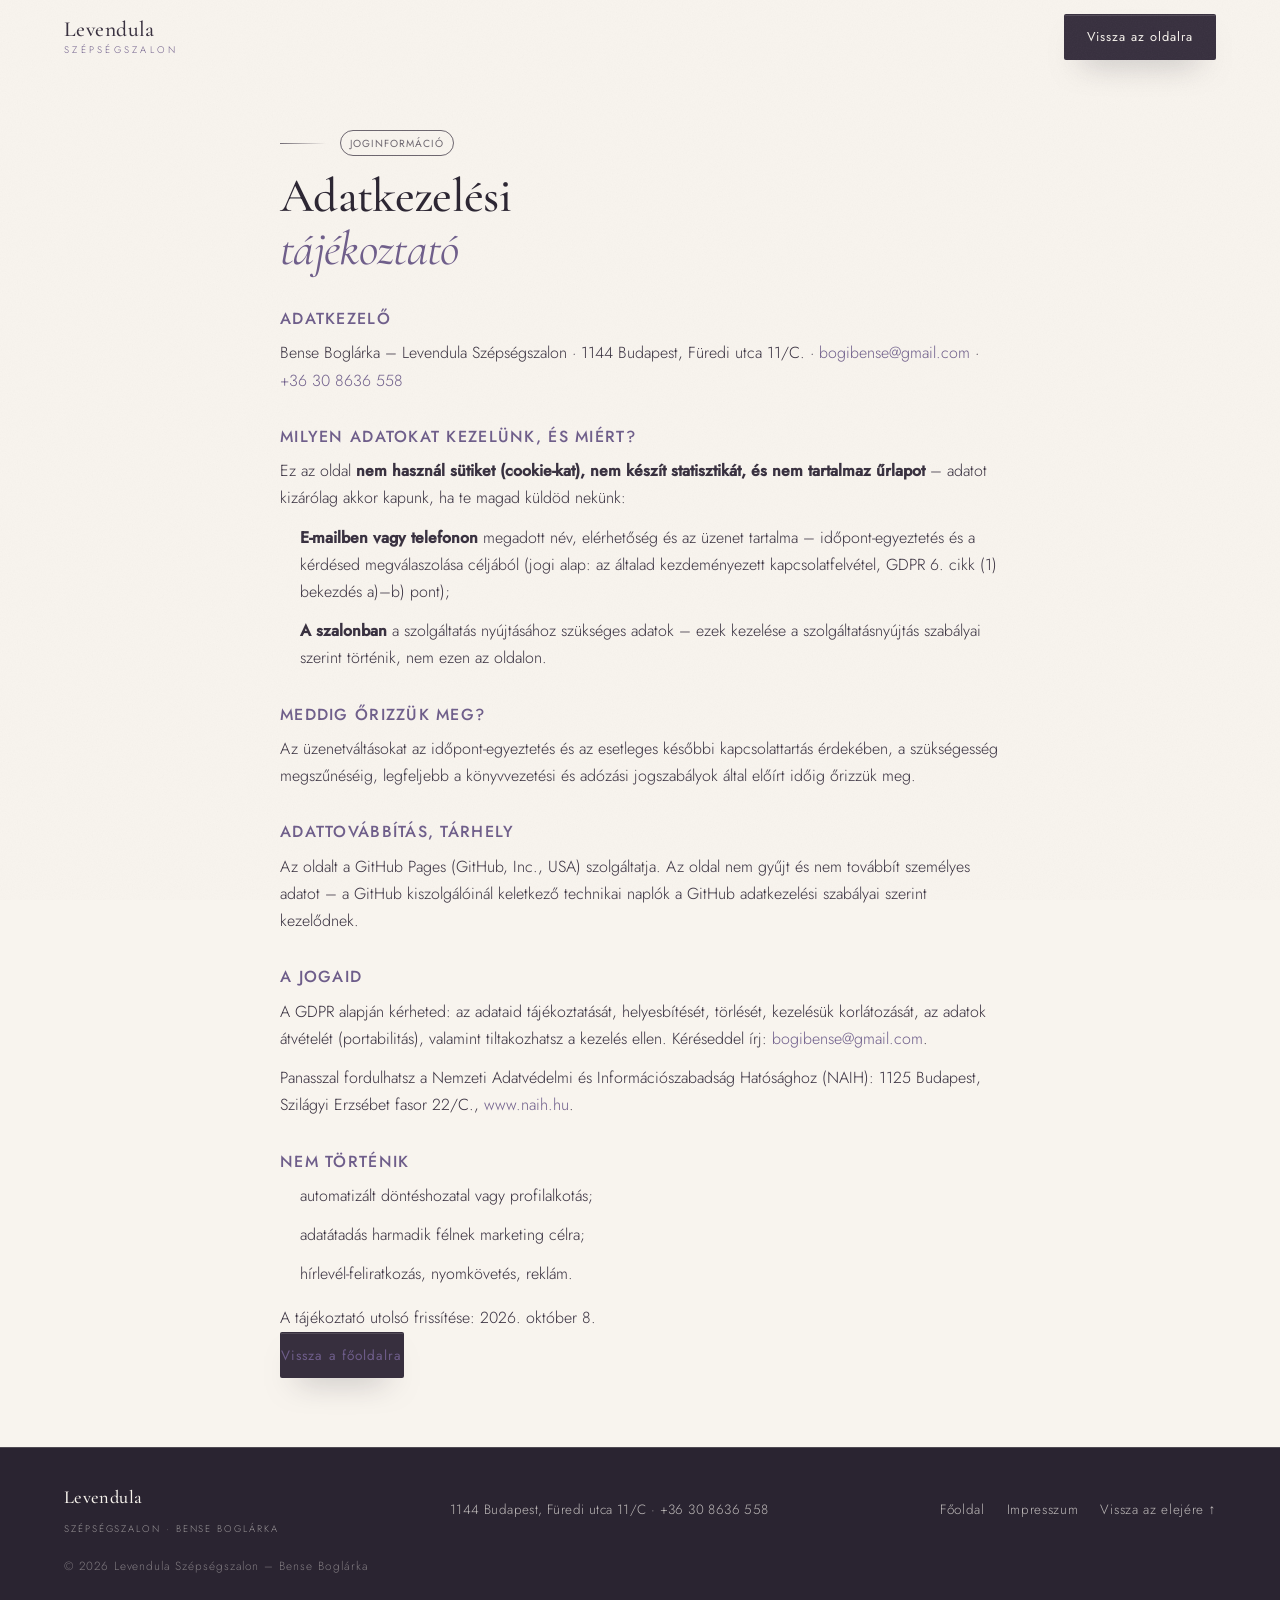
<file: adatkezeles.html>
<!DOCTYPE html>
<html lang="hu">
<head>
<meta charset="UTF-8">
<meta name="viewport" content="width=device-width, initial-scale=1">
<title>Adatkezelési tájékoztató – Levendula Szépségszalon</title>
<meta name="description" content="Adatkezelési tájékoztató – Levendula Szépségszalon, Bense Boglárka.">
<meta name="robots" content="noindex, follow">
<link rel="icon" href="data:image/svg+xml,%3Csvg xmlns='http://www.w3.org/2000/svg' viewBox='0 0 64 64'%3E%3Crect width='64' height='64' rx='14' fill='%233A3040'/%3E%3Ctext x='32' y='43' font-family='Georgia,serif' font-size='34' fill='%23F7F3EE' text-anchor='middle'%3EL%3C/text%3E%3C/svg%3E">
<link rel="stylesheet" href="fonts/fonts.css">
<link rel="stylesheet" href="styles.css">
<style>
.legal{padding:calc(var(--header-h) + 56px) var(--pad) 72px}
.legal-inner{max-width:720px;margin:0 auto}
.legal .eyebrow{margin-bottom:14px}
.legal h1{font-family:var(--serif);font-weight:500;font-size:clamp(2.1rem,5vw,3rem);line-height:1.1;color:var(--char);margin:0 0 30px}
.legal h1 em{font-style:italic;color:var(--lav-deep)}
.legal h2{font-family:var(--sans);font-weight:500;font-size:1rem;letter-spacing:.08em;text-transform:uppercase;color:var(--lav-deep);margin:34px 0 12px}
.legal p,.legal li{font-family:var(--sans);font-weight:300;font-size:1rem;line-height:1.7;color:var(--plum);margin:0 0 12px}
.legal ul{padding-left:20px;margin:0 0 16px}
.legal a{color:var(--lav-deep); display:inline-block; padding:11px 0; margin:-11px 0}
.legal-back{display:inline-block;margin-top:36px}
</style>
</head>
<body>

<header class="site-header" id="top">
  <div class="header-inner">
    <a class="brand" href="index.html" aria-label="Levendula Szépségszalon – Kezdőlap">
      <span class="brand-name">Levendula</span>
      <span class="brand-sub">Szépségszalon</span>
    </a>
    <div class="header-actions">
      <a class="btn btn-solid btn-sm header-cta" href="index.html#kapcsolat">Vissza az oldalra</a>
    </div>
  </div>
</header>

<main>
<section class="legal">
  <div class="legal-inner">
    <p class="eyebrow"><b>Joginformáció</b></p>
    <h1>Adatkezelési<br><em>tájékoztató</em></h1>

    <h2>Adatkezelő</h2>
    <p>Bense Boglárka – Levendula Szépségszalon · 1144 Budapest, Füredi utca 11/C. · <a href="mailto:bogibense@gmail.com">bogibense@gmail.com</a> · <a href="tel:+36308636558">+36 30 8636 558</a></p>

    <h2>Milyen adatokat kezelünk, és miért?</h2>
    <p>Ez az oldal <strong>nem használ sütiket (cookie-kat), nem készít statisztikát, és nem tartalmaz űrlapot</strong> – adatot kizárólag akkor kapunk, ha te magad küldöd nekünk:</p>
    <ul>
      <li><strong>E-mailben vagy telefonon</strong> megadott név, elérhetőség és az üzenet tartalma – időpont-egyeztetés és a kérdésed megválaszolása céljából (jogi alap: az általad kezdeményezett kapcsolatfelvétel, GDPR 6. cikk (1) bekezdés a)–b) pont);</li>
      <li><strong>A szalonban</strong> a szolgáltatás nyújtásához szükséges adatok – ezek kezelése a szolgáltatásnyújtás szabályai szerint történik, nem ezen az oldalon.</li>
    </ul>

    <h2>Meddig őrizzük meg?</h2>
    <!-- TODO (ügyfél-ellenőrzés): a megőrzési idő pontos hosszát (pl. 8 év a számlázási iratoknál) az ügyfél könyvelőjével pontosítani -->
    <p>Az üzenetváltásokat az időpont-egyeztetés és az esetleges későbbi kapcsolattartás érdekében, a szükségesség megszűnéséig, legfeljebb a könyvvezetési és adózási jogszabályok által előírt időig őrizzük meg.</p>

    <h2>Adattovábbítás, tárhely</h2>
    <p>Az oldalt a GitHub Pages (GitHub, Inc., USA) szolgáltatja. Az oldal nem gyűjt és nem továbbít személyes adatot – a GitHub kiszolgálóinál keletkező technikai naplók a GitHub adatkezelési szabályai szerint kezelődnek.</p>

    <h2>A jogaid</h2>
    <p>A GDPR alapján kérheted: az adataid tájékoztatását, helyesbítését, törlését, kezelésük korlátozását, az adatok átvételét (portabilitás), valamint tiltakozhatsz a kezelés ellen. Kéréseddel írj: <a href="mailto:bogibense@gmail.com">bogibense@gmail.com</a>.</p>
    <p>Panasszal fordulhatsz a Nemzeti Adatvédelmi és Információszabadság Hatósághoz (NAIH): 1125 Budapest, Szilágyi Erzsébet fasor 22/C., <a href="https://www.naih.hu" target="_blank" rel="noopener">www.naih.hu</a>.</p>

    <h2>Nem történik</h2>
    <ul>
      <li>automatizált döntéshozatal vagy profilalkotás;</li>
      <li>adatátadás harmadik félnek marketing célra;</li>
      <li>hírlevél-feliratkozás, nyomkövetés, reklám.</li>
    </ul>

    <p class="body-lg">A tájékoztató utolsó frissítése: 2026. október 8.</p>

    <a class="btn btn-solid legal-back" href="index.html">Vissza a főoldalra</a>
  </div>
</section>
</main>

<footer class="site-footer">
  <div class="footer-inner">
    <div class="footer-brand">
      <span class="brand-name">Levendula</span>
      <span class="brand-sub">Szépségszalon · Bense Boglárka</span>
    </div>
    <div class="footer-addr">
      1144 Budapest, Füredi utca 11/C · +36 30 8636 558
    </div>
    <div class="footer-links">
      <a href="index.html">Főoldal</a>
      <a href="impresszum.html">Impresszum</a>
      <a href="#top">Vissza az elejére ↑</a>
    </div>
  </div>
  <p class="footer-copy">© 2026 Levendula Szépségszalon – Bense Boglárka</p>
</footer>

</body>
</html>
</file>
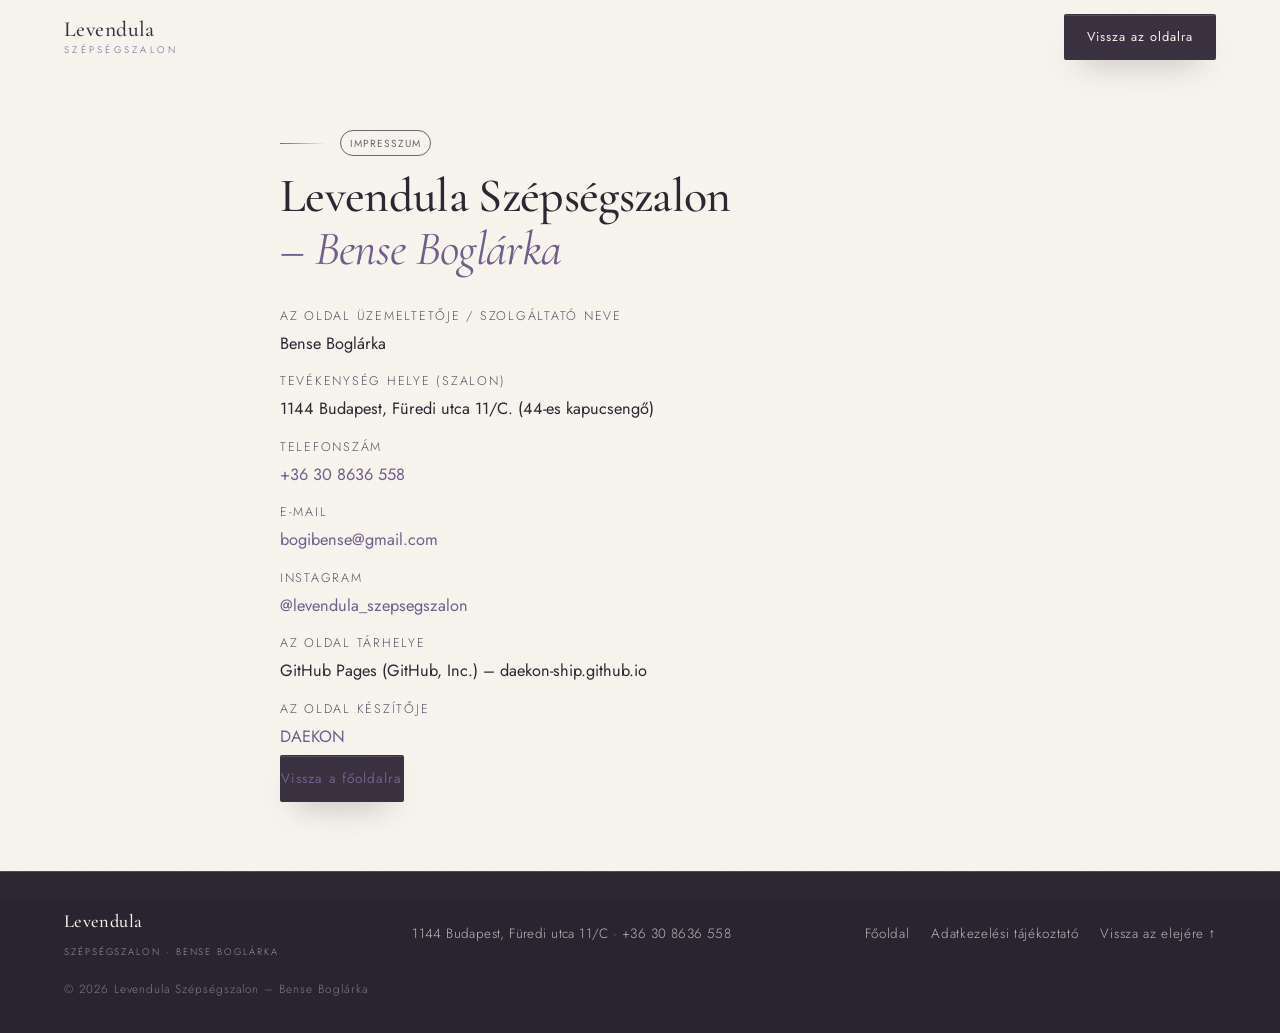
<file: impresszum.html>
<!DOCTYPE html>
<html lang="hu">
<head>
<meta charset="UTF-8">
<meta name="viewport" content="width=device-width, initial-scale=1">
<title>Impresszum – Levendula Szépségszalon</title>
<meta name="description" content="Impresszum – Levendula Szépségszalon, Bense Boglárka. 1144 Budapest, Füredi utca 11/C.">
<meta name="robots" content="noindex, follow">
<link rel="icon" href="data:image/svg+xml,%3Csvg xmlns='http://www.w3.org/2000/svg' viewBox='0 0 64 64'%3E%3Crect width='64' height='64' rx='14' fill='%233A3040'/%3E%3Ctext x='32' y='43' font-family='Georgia,serif' font-size='34' fill='%23F7F3EE' text-anchor='middle'%3EL%3C/text%3E%3C/svg%3E">
<link rel="stylesheet" href="fonts/fonts.css">
<link rel="stylesheet" href="styles.css">
<style>
.legal{padding:calc(var(--header-h) + 56px) var(--pad) 72px}
.legal-inner{max-width:720px;margin:0 auto}
.legal .eyebrow{margin-bottom:14px}
.legal h1{font-family:var(--serif);font-weight:500;font-size:clamp(2.1rem,5vw,3rem);line-height:1.1;color:var(--char);margin:0 0 30px}
.legal h1 em{font-style:italic;color:var(--lav-deep)}
.legal h2{font-family:var(--sans);font-weight:500;font-size:1rem;letter-spacing:.08em;text-transform:uppercase;color:var(--lav-deep);margin:34px 0 12px}
.legal p,.legal li{font-family:var(--sans);font-weight:300;font-size:1rem;line-height:1.7;color:var(--plum);margin:0 0 12px}
.legal ul{padding-left:20px;margin:0 0 16px}
.legal a{color:var(--lav-deep); display:inline-block; padding:11px 0; margin:-11px 0}
.legal dl{margin:0 0 16px}
.legal dt{font-family:var(--sans);font-size:.78rem;letter-spacing:.14em;text-transform:uppercase;color:var(--plum-soft);margin-top:14px}
.legal dd{font-family:var(--sans);font-weight:400;font-size:1.02rem;color:var(--char);margin:4px 0 0}
.legal-back{display:inline-block;margin-top:36px}
</style>
</head>
<body>

<header class="site-header" id="top">
  <div class="header-inner">
    <a class="brand" href="index.html" aria-label="Levendula Szépségszalon – Kezdőlap">
      <span class="brand-name">Levendula</span>
      <span class="brand-sub">Szépségszalon</span>
    </a>
    <div class="header-actions">
      <a class="btn btn-solid btn-sm header-cta" href="index.html#kapcsolat">Vissza az oldalra</a>
    </div>
  </div>
</header>

<main>
<section class="legal">
  <div class="legal-inner">
    <p class="eyebrow"><b>Impresszum</b></p>
    <h1>Levendula Szépségszalon<br><em>– Bense Boglárka</em></h1>

    <dl>
      <dt>Az oldal üzemeltetője / szolgáltató neve</dt>
      <dd>Bense Boglárka</dd>

      <dt>Tevékenység helye (szalon)</dt>
      <dd>1144 Budapest, Füredi utca 11/C. (44-es kapucsengő)</dd>

      <dt>Telefonszám</dt>
      <dd><a href="tel:+36308636558">+36 30 8636 558</a></dd>

      <dt>E-mail</dt>
      <dd><a href="mailto:bogibense@gmail.com">bogibense@gmail.com</a></dd>

      <dt>Instagram</dt>
      <dd><a href="https://www.instagram.com/levendula_szepsegszalon/" target="_blank" rel="noopener">@levendula_szepsegszalon</a></dd>

      <dt>Az oldal tárhelye</dt>
      <dd>GitHub Pages (GitHub, Inc.) – daekon-ship.github.io</dd>

      <dt>Az oldal készítője</dt>
      <dd><a href="https://daekon.hu" target="_blank" rel="noopener noreferrer">DAEKON</a></dd>
    </dl>

    <!-- TODO (pótlendó ügyféladat): ha az ügyfél megadja, ide kerül az adószám és az egyéni vállalkozói nyilvántartási szám. Ezeket az adatokat nem kaptuk meg, ezért nem tüntettük fel. -->

    <a class="btn btn-solid legal-back" href="index.html">Vissza a főoldalra</a>
  </div>
</section>
</main>

<footer class="site-footer">
  <div class="footer-inner">
    <div class="footer-brand">
      <span class="brand-name">Levendula</span>
      <span class="brand-sub">Szépségszalon · Bense Boglárka</span>
    </div>
    <div class="footer-addr">
      1144 Budapest, Füredi utca 11/C · +36 30 8636 558
    </div>
    <div class="footer-links">
      <a href="index.html">Főoldal</a>
      <a href="adatkezeles.html">Adatkezelési tájékoztató</a>
      <a href="#top">Vissza az elejére ↑</a>
    </div>
  </div>
  <p class="footer-copy">© 2026 Levendula Szépségszalon – Bense Boglárka</p>
</footer>

</body>
</html>
</file>
<file: fonts/fonts.css>
@font-face {
  font-family: 'Cormorant Garamond';
  font-style: italic;
  font-weight: 400;
  font-display: swap;
  src: url(cormorant-400-italic-latin-ext.woff2) format('woff2');
  unicode-range: U+0100-02BA, U+02BD-02C5, U+02C7-02CC, U+02CE-02D7, U+02DD-02FF, U+0304, U+0308, U+0329, U+1D00-1DBF, U+1E00-1E9F, U+1EF2-1EFF, U+2020, U+20A0-20AB, U+20AD-20C0, U+2113, U+2C60-2C7F, U+A720-A7FF;
}
@font-face {
  font-family: 'Cormorant Garamond';
  font-style: italic;
  font-weight: 400;
  font-display: swap;
  src: url(cormorant-400-italic-latin.woff2) format('woff2');
  unicode-range: U+0000-00FF, U+0131, U+0152-0153, U+02BB-02BC, U+02C6, U+02DA, U+02DC, U+0304, U+0308, U+0329, U+2000-206F, U+20AC, U+2122, U+2191, U+2193, U+2212, U+2215, U+FEFF, U+FFFD;
}
@font-face {
  font-family: 'Cormorant Garamond';
  font-style: italic;
  font-weight: 500;
  font-display: swap;
  src: url(cormorant-500-italic-latin-ext.woff2) format('woff2');
  unicode-range: U+0100-02BA, U+02BD-02C5, U+02C7-02CC, U+02CE-02D7, U+02DD-02FF, U+0304, U+0308, U+0329, U+1D00-1DBF, U+1E00-1E9F, U+1EF2-1EFF, U+2020, U+20A0-20AB, U+20AD-20C0, U+2113, U+2C60-2C7F, U+A720-A7FF;
}
@font-face {
  font-family: 'Cormorant Garamond';
  font-style: italic;
  font-weight: 500;
  font-display: swap;
  src: url(cormorant-500-italic-latin.woff2) format('woff2');
  unicode-range: U+0000-00FF, U+0131, U+0152-0153, U+02BB-02BC, U+02C6, U+02DA, U+02DC, U+0304, U+0308, U+0329, U+2000-206F, U+20AC, U+2122, U+2191, U+2193, U+2212, U+2215, U+FEFF, U+FFFD;
}
@font-face {
  font-family: 'Cormorant Garamond';
  font-style: normal;
  font-weight: 400;
  font-display: swap;
  src: url(cormorant-400-normal-latin-ext.woff2) format('woff2');
  unicode-range: U+0100-02BA, U+02BD-02C5, U+02C7-02CC, U+02CE-02D7, U+02DD-02FF, U+0304, U+0308, U+0329, U+1D00-1DBF, U+1E00-1E9F, U+1EF2-1EFF, U+2020, U+20A0-20AB, U+20AD-20C0, U+2113, U+2C60-2C7F, U+A720-A7FF;
}
@font-face {
  font-family: 'Cormorant Garamond';
  font-style: normal;
  font-weight: 400;
  font-display: swap;
  src: url(cormorant-400-normal-latin.woff2) format('woff2');
  unicode-range: U+0000-00FF, U+0131, U+0152-0153, U+02BB-02BC, U+02C6, U+02DA, U+02DC, U+0304, U+0308, U+0329, U+2000-206F, U+20AC, U+2122, U+2191, U+2193, U+2212, U+2215, U+FEFF, U+FFFD;
}
@font-face {
  font-family: 'Cormorant Garamond';
  font-style: normal;
  font-weight: 500;
  font-display: swap;
  src: url(cormorant-500-normal-latin-ext.woff2) format('woff2');
  unicode-range: U+0100-02BA, U+02BD-02C5, U+02C7-02CC, U+02CE-02D7, U+02DD-02FF, U+0304, U+0308, U+0329, U+1D00-1DBF, U+1E00-1E9F, U+1EF2-1EFF, U+2020, U+20A0-20AB, U+20AD-20C0, U+2113, U+2C60-2C7F, U+A720-A7FF;
}
@font-face {
  font-family: 'Cormorant Garamond';
  font-style: normal;
  font-weight: 500;
  font-display: swap;
  src: url(cormorant-500-normal-latin.woff2) format('woff2');
  unicode-range: U+0000-00FF, U+0131, U+0152-0153, U+02BB-02BC, U+02C6, U+02DA, U+02DC, U+0304, U+0308, U+0329, U+2000-206F, U+20AC, U+2122, U+2191, U+2193, U+2212, U+2215, U+FEFF, U+FFFD;
}
@font-face {
  font-family: 'Cormorant Garamond';
  font-style: normal;
  font-weight: 600;
  font-display: swap;
  src: url(cormorant-600-normal-latin-ext.woff2) format('woff2');
  unicode-range: U+0100-02BA, U+02BD-02C5, U+02C7-02CC, U+02CE-02D7, U+02DD-02FF, U+0304, U+0308, U+0329, U+1D00-1DBF, U+1E00-1E9F, U+1EF2-1EFF, U+2020, U+20A0-20AB, U+20AD-20C0, U+2113, U+2C60-2C7F, U+A720-A7FF;
}
@font-face {
  font-family: 'Cormorant Garamond';
  font-style: normal;
  font-weight: 600;
  font-display: swap;
  src: url(cormorant-600-normal-latin.woff2) format('woff2');
  unicode-range: U+0000-00FF, U+0131, U+0152-0153, U+02BB-02BC, U+02C6, U+02DA, U+02DC, U+0304, U+0308, U+0329, U+2000-206F, U+20AC, U+2122, U+2191, U+2193, U+2212, U+2215, U+FEFF, U+FFFD;
}
@font-face {
  font-family: 'Jost';
  font-style: normal;
  font-weight: 300;
  font-display: swap;
  src: url(jost-300-normal-latin-ext.woff2) format('woff2');
  unicode-range: U+0100-02BA, U+02BD-02C5, U+02C7-02CC, U+02CE-02D7, U+02DD-02FF, U+0304, U+0308, U+0329, U+1D00-1DBF, U+1E00-1E9F, U+1EF2-1EFF, U+2020, U+20A0-20AB, U+20AD-20C0, U+2113, U+2C60-2C7F, U+A720-A7FF;
}
@font-face {
  font-family: 'Jost';
  font-style: normal;
  font-weight: 300;
  font-display: swap;
  src: url(jost-300-normal-latin.woff2) format('woff2');
  unicode-range: U+0000-00FF, U+0131, U+0152-0153, U+02BB-02BC, U+02C6, U+02DA, U+02DC, U+0304, U+0308, U+0329, U+2000-206F, U+20AC, U+2122, U+2191, U+2193, U+2212, U+2215, U+FEFF, U+FFFD;
}
@font-face {
  font-family: 'Jost';
  font-style: normal;
  font-weight: 400;
  font-display: swap;
  src: url(jost-400-normal-latin-ext.woff2) format('woff2');
  unicode-range: U+0100-02BA, U+02BD-02C5, U+02C7-02CC, U+02CE-02D7, U+02DD-02FF, U+0304, U+0308, U+0329, U+1D00-1DBF, U+1E00-1E9F, U+1EF2-1EFF, U+2020, U+20A0-20AB, U+20AD-20C0, U+2113, U+2C60-2C7F, U+A720-A7FF;
}
@font-face {
  font-family: 'Jost';
  font-style: normal;
  font-weight: 400;
  font-display: swap;
  src: url(jost-400-normal-latin.woff2) format('woff2');
  unicode-range: U+0000-00FF, U+0131, U+0152-0153, U+02BB-02BC, U+02C6, U+02DA, U+02DC, U+0304, U+0308, U+0329, U+2000-206F, U+20AC, U+2122, U+2191, U+2193, U+2212, U+2215, U+FEFF, U+FFFD;
}
@font-face {
  font-family: 'Jost';
  font-style: normal;
  font-weight: 500;
  font-display: swap;
  src: url(jost-500-normal-latin-ext.woff2) format('woff2');
  unicode-range: U+0100-02BA, U+02BD-02C5, U+02C7-02CC, U+02CE-02D7, U+02DD-02FF, U+0304, U+0308, U+0329, U+1D00-1DBF, U+1E00-1E9F, U+1EF2-1EFF, U+2020, U+20A0-20AB, U+20AD-20C0, U+2113, U+2C60-2C7F, U+A720-A7FF;
}
@font-face {
  font-family: 'Jost';
  font-style: normal;
  font-weight: 500;
  font-display: swap;
  src: url(jost-500-normal-latin.woff2) format('woff2');
  unicode-range: U+0000-00FF, U+0131, U+0152-0153, U+02BB-02BC, U+02C6, U+02DA, U+02DC, U+0304, U+0308, U+0329, U+2000-206F, U+20AC, U+2122, U+2191, U+2193, U+2212, U+2215, U+FEFF, U+FFFD;
}
</file>
<file: styles.css>
/* ============================================================
   LEVENDULA SZÉPSÉGSZALON – editorial design system
   warm ivory · dusty lavender · deep plum
   ============================================================ */

:root{
  --ivory:      #F8F4EE;
  --ivory-2:    #F1EBE3;
  --paper:      #FFFDFB;
  --lav-soft:   #ECE6F0;
  --lav:        #C9BCD8;
  --lav-deep:   #6E5D8A;
  --plum:       #372F3E;
  --plum-soft:  #574E61;
  --char:       #2A2431;
  --line:       rgba(55,47,62,.16);
  --line-soft:  rgba(55,47,62,.09);
  --line-light: rgba(248,244,238,.18);

  --serif: "Cormorant Garamond", Georgia, "Times New Roman", serif;
  --sans:  "Jost", "Helvetica Neue", Arial, sans-serif;

  --pad: clamp(20px, 5vw, 64px);
  --max: 1280px;
  --header-h: 74px;
  --ease: cubic-bezier(.22,.61,.36,1);
}

/* ---------- base ---------- */
*,*::before,*::after{box-sizing:border-box}
html{scroll-behavior:smooth; scroll-padding-top:calc(var(--header-h) + 8px); -webkit-text-size-adjust:100%; overflow-x:clip}
body{
  margin:0;
  background:var(--ivory);
  color:var(--plum);
  font-family:var(--sans);
  font-weight:300;
  font-size:16.5px;
  line-height:1.65;
  -webkit-font-smoothing:antialiased;
  overflow-x:clip;
}
img{max-width:100%; height:auto; display:block}
a{color:inherit; text-decoration:none}
ul{margin:0; padding:0; list-style:none}
figure{margin:0}
h1,h2,h3,h4{margin:0; font-family:var(--serif); font-weight:500; line-height:1.08; letter-spacing:-.01em}
p{margin:0}
::selection{background:var(--lav); color:var(--char)}
html{scrollbar-color:var(--lav-deep) var(--ivory-2); scrollbar-width:thin}
::-webkit-scrollbar{width:11px; height:11px}
::-webkit-scrollbar-track{background:var(--ivory-2)}
::-webkit-scrollbar-thumb{background:linear-gradient(var(--lav-deep),#6E5F87); border:3px solid var(--ivory-2); border-radius:100px}
::-webkit-scrollbar-thumb:hover{background:var(--plum-soft)}
:focus-visible{outline:2px solid var(--lav-deep); outline-offset:3px}

/* film-grain paper texture over the whole page */
body::after{
  content:""; position:fixed; inset:0; z-index:70;
  pointer-events:none; opacity:.045;
  background-image:url("data:image/svg+xml,%3Csvg xmlns='http://www.w3.org/2000/svg' width='180' height='180'%3E%3Cfilter id='n'%3E%3CfeTurbulence type='fractalNoise' baseFrequency='0.8' numOctaves='3' stitchTiles='stitch'/%3E%3CfeColorMatrix type='saturate' values='0'/%3E%3C/filter%3E%3Crect width='180' height='180' filter='url(%23n)'/%3E%3C/svg%3E");
}

/* ---------- shared ---------- */
.hero-grid,.trust-strip,.lashes-grid,.uvled-inner,.section-head,.service-index,
.about-grid,.cert-strip,.quals-note,.gallery,.price-grid,.gift-grid,.ig-head,
.ig-grid,.contact-grid,.footer-inner,.footer-copy,.site-credit{
  width:100%;
  max-width:var(--max);
  margin-inline:auto;
  padding-inline:var(--pad);
}
.section-head{
  display:grid; grid-template-columns:minmax(0,1.2fr) minmax(0,.8fr);
  column-gap:clamp(28px,5vw,80px); align-items:end;
  margin-bottom:clamp(22px,3vw,36px);
}
.section-head .eyebrow{grid-column:1/-1}
.contact .eyebrow{color:var(--lav)}
.section-head h2{grid-column:1}
.section-head .section-lead{grid-column:2; margin-top:0; align-self:end; padding-bottom:.55em}
.section-head:not(:has(.section-lead)) h2{grid-column:1/-1}

.eyebrow{
  display:flex; align-items:center; gap:14px;
  font-size:.72rem; font-weight:400;
  letter-spacing:.28em; text-transform:uppercase;
  color:var(--lav-deep);
  margin-bottom:clamp(12px,2vw,18px);
}
.eyebrow::before{content:""; width:46px; height:1px; background:linear-gradient(90deg, currentColor, transparent); opacity:.7; flex:none}
.eyebrow b{
  font-weight:400; font-size:.64rem; letter-spacing:.1em;
  padding:4px 9px 3px; border:1px solid currentColor; border-radius:100px;
  opacity:.72; margin-right:6px;
}

h1{font-size:clamp(2.25rem, 5.2vw, 4.35rem); line-height:1.05; letter-spacing:-.014em}
h2{font-size:clamp(1.8rem, 3.7vw, 3.1rem); line-height:1.09; letter-spacing:-.012em}
h1 em,h2 em{font-style:italic; font-weight:400; color:var(--lav-deep)}
.hero-text h1 em{
  background:linear-gradient(115deg, var(--lav-deep) 8%, #6E5F87 52%, var(--plum-soft) 100%);
  -webkit-background-clip:text; background-clip:text; color:transparent;
}
.uvled h1 em,.uvled h2 em,.contact h2 em{color:var(--lav)}
.body-lg{font-size:clamp(1.02rem,1.35vw,1.16rem); line-height:1.75; color:var(--plum-soft); max-width:56ch}
.section-lead{margin-top:18px; color:var(--plum-soft); max-width:58ch; font-size:1.02rem}
.fine{font-size:.8rem; letter-spacing:.06em; color:rgba(248,244,238,.55); margin-top:18px}

/* ---------- buttons ---------- */
.btn{
  display:inline-block;
  padding:15px 30px;
  font-family:var(--sans);
  font-size:.85rem;
  font-weight:400;
  letter-spacing:.08em;
  border:1px solid transparent;
  border-radius:2px;
  cursor:pointer;
  transition:background .35s var(--ease), color .35s var(--ease), border-color .35s var(--ease), transform .35s var(--ease), background-size .5s var(--ease);
}
.btn:hover{transform:translateY(-2px)}
.btn:active{transform:translateY(0) scale(.98)}
.btn-sm{padding:11px 22px; font-size:.8rem}
.btn-solid{
  background-color:var(--plum); color:var(--ivory);
  box-shadow:inset 0 1px 0 rgba(248,244,238,.14), 0 16px 32px -18px rgba(42,36,49,.55);
  background-image:linear-gradient(var(--lav-deep),var(--lav-deep));
  background-repeat:no-repeat; background-position:left bottom; background-size:100% 0%;
  transition:background-size .5s var(--ease), transform .35s var(--ease), color .35s var(--ease);
}
.btn-solid:hover{background-size:100% 100%}
.btn-ghost{border-color:rgba(55,47,62,.4); color:var(--plum)}
.btn-ghost:hover{border-color:var(--plum); background:rgba(55,47,62,.06)}
.btn-light{
  background-color:var(--ivory); color:var(--plum);
  box-shadow:0 16px 32px -18px rgba(42,36,49,.5);
  background-image:linear-gradient(var(--lav),var(--lav));
  background-repeat:no-repeat; background-position:left bottom; background-size:100% 0%;
  transition:background-size .5s var(--ease), transform .35s var(--ease), color .35s var(--ease);
}
.btn-light:hover{background-size:100% 100%}
.btn-outline-light{border-color:rgba(248,244,238,.45); color:var(--ivory)}
.btn-outline-light:hover{border-color:var(--ivory); background:rgba(248,244,238,.1)}

/* ---------- reveal motion: staged cinematic system ---------- */
.js .reveal{opacity:0; transform:translateY(30px); transition:opacity .9s var(--ease), transform .9s var(--ease)}
.js .reveal.in{opacity:1; transform:none}
.js .d1{transition-delay:.12s}
.js .d2{transition-delay:.24s}
.js .d3{transition-delay:.36s}

/* headline serif text mask-reveal: soft clip + rise */
.js h1.reveal,.js h2.reveal{
  opacity:0; transform:translateY(34px);
  clip-path:inset(0 0 62% 0);
  transition:opacity .95s var(--ease), transform .95s var(--ease), clip-path 1.1s var(--ease);
}
.js h1.reveal.in,.js h2.reveal.in{opacity:1; transform:none; clip-path:inset(0 0 -8% 0)}
/* media reveals: scale-settle in a clip window */
.js .reveal.r-media{transform:translateY(0) scale(1.045);
  clip-path:inset(0 0 100% 0);
  transition:transform 1.3s var(--ease), clip-path 1s var(--ease), opacity .7s var(--ease);
}
.js .reveal.r-media.in{transform:none; clip-path:inset(0 0 -1% 0)}
/* rows: slides in from the left, slight easing overshoot */
.js .reveal.r-row{opacity:0; transform:translateX(-26px)}
.js .reveal.r-row.in{opacity:1; transform:none}

/* hero entrance choreography (JS adds .pre, then swaps to .in staggered) */
.js .hero-seq{transition:opacity .95s var(--ease), transform .95s var(--ease)}
.js .hero-seq.pre{opacity:0; transform:translateY(26px)}
.js .hero-seq.in{opacity:1; transform:none}
.js .hero-seq.pre.hero-t-h1{transform:translateY(40px); clip-path:inset(0 0 55% 0)}
.js .hero-seq.in.hero-t-h1{transform:none; clip-path:inset(0 0 -8% 0)}
.js .hero-t-h1{transition:opacity 1.05s var(--ease), transform 1.05s var(--ease), clip-path 1.25s var(--ease)}
.js .hero-t-media{clip-path:inset(0 0 100% 0); transform:scale(1.02)
  ; transition:clip-path 1.15s var(--ease), transform 1.5s var(--ease), opacity .8s var(--ease)}
.js .hero-t-media.in{clip-path:inset(0 0 -2% 0); transform:scale(1)}
/* decorative hairlines draw themselves in */
.js .hero-seq.line-grow::before{transform:scaleX(0); transform-origin:left}
.js .hero-seq.line-grow.in::before{transform:scaleX(1)}

/* scroll-progress hairline on header already uses --p (script) */
/* buttons: sweep + lift */
.btn{overflow:hidden}
.btn::after{
  content:""; position:absolute; inset:0; transform:translateX(-101%);
  background:linear-gradient(105deg, rgba(248,244,238,.18), rgba(248,244,238,0) 55%);
  transition:transform .55s var(--ease); pointer-events:none;
}
.btn:hover::after{transform:translateX(0)}
.btn-ghost::after,.btn-outline-light::after{background:linear-gradient(105deg, rgba(55,47,62,.09), rgba(55,47,62,0) 55%)}

/* ============================================================
   HEADER
   ============================================================ */
.site-header{
  position:fixed; inset:0 0 auto 0; z-index:60;
  height:var(--header-h);
  background:transparent;
  transition:background .4s var(--ease), box-shadow .4s var(--ease);
}
.site-header.scrolled{
  background:rgba(248,244,238,.92);
  backdrop-filter:blur(10px);
  -webkit-backdrop-filter:blur(10px);
  box-shadow:0 1px 0 var(--line-soft);
}
/* scroll-progress hairline */
.site-header::after{
  content:""; position:absolute; left:0; right:0; bottom:0; height:2px;
  background:var(--lav-deep); opacity:.85;
  transform:scaleX(var(--p,0)); transform-origin:left;
}
.header-inner{
  max-width:var(--max); margin-inline:auto; padding-inline:var(--pad);
  height:100%; display:flex; align-items:center; justify-content:space-between; gap:24px;
}
.brand{display:flex; flex-direction:column; justify-content:center; line-height:1; padding:6px 0}
.brand-name{font-family:var(--serif); font-size:1.35rem; font-weight:500; letter-spacing:.02em}
.brand-sub{font-size:.6rem; letter-spacing:.34em; text-transform:uppercase; color:var(--lav-deep); margin-top:5px}

.main-nav ul{display:flex; gap:clamp(16px,2.2vw,32px)}
.main-nav a{
  font-size:.86rem; letter-spacing:.05em; color:var(--plum-soft);
  padding-bottom:4px; position:relative;
  transition:color .3s;
}
.main-nav a::before{content:""; position:absolute; inset:-6px -6px -4px;}
.main-nav a::after{
  content:""; position:absolute; left:0; bottom:0; height:1px; width:100%;
  background:var(--lav-deep); transform:scaleX(0); transform-origin:right;
  transition:transform .45s var(--ease);
}
.main-nav a:hover,.main-nav a.active{color:var(--plum)}
.main-nav a:hover::after,.main-nav a.active::after{transform:scaleX(1); transform-origin:left}

.header-actions{display:flex; align-items:center; gap:16px}
.ig-link{
  display:grid; place-items:center; width:44px; height:44px;
  color:var(--plum); border:1px solid var(--line); border-radius:50%;
  transition:border-color .3s, color .3s, transform .3s;
}
.ig-link:hover{border-color:var(--lav-deep); color:var(--lav-deep); transform:translateY(-2px)}

.menu-toggle{
  display:none; flex-direction:column; justify-content:center; gap:7px;
  width:44px; height:44px; padding:0;
  background:none; border:none; cursor:pointer;
}
.menu-toggle span{display:block; width:26px; height:1.5px; background:var(--plum); transition:transform .4s var(--ease), opacity .3s}
body.menu-open .menu-toggle span:first-child{transform:translateY(4.2px) rotate(45deg)}
body.menu-open .menu-toggle span:last-child{transform:translateY(-4.2px) rotate(-45deg)}

/* mobile menu */
.mobile-menu{
  position:fixed; inset:0; z-index:55;
  background:var(--ivory);
  display:flex; align-items:center;
  padding:calc(var(--header-h) + 20px) var(--pad) 40px;
  opacity:0; visibility:hidden; pointer-events:none;
  transition:opacity .45s var(--ease), visibility 0s linear .45s;
}
/* closed state: fully hidden, works with or without the [hidden] attribute
   (script.js removes [hidden] on init so animations are controllable) */
.mobile-menu, .mobile-menu[hidden]{opacity:0; visibility:hidden; pointer-events:none}
body.menu-open .mobile-menu{opacity:1; visibility:visible; pointer-events:auto; transition:opacity .45s var(--ease)}
.mobile-menu nav{width:100%}
.mobile-menu li{border-bottom:1px solid var(--line-soft)}
.mobile-menu li a{
  display:block; padding:16px 0;
  font-family:var(--serif); font-size:1.6rem; font-weight:500;
}
.mobile-menu li a em{font-style:italic; color:var(--lav-deep)}
.mobile-menu-foot{display:flex; flex-direction:column; gap:8px; margin-top:32px; font-size:.95rem; color:var(--plum-soft)}
.mobile-menu-foot a{letter-spacing:.04em; display:inline-block; padding:12px 0}

/* ============================================================
   HERO — art-directed editorial entry
   ============================================================ */
.hero{padding-top:var(--header-h); position:relative; overflow-x:clip}
/* ambient wash behind the text column */
.hero::before{
  content:""; position:absolute; top:-12%; right:-14%;
  width:56vw; height:56vw; max-width:760px; max-height:760px;
  background:radial-gradient(circle, rgba(201,188,216,.32) 0%, rgba(201,188,216,0) 62%);
  pointer-events:none;
  animation:blobDrift 16s ease-in-out infinite alternate;
}
/* second, softer orb anchored low-left for depth */
.hero::after{
  content:""; position:absolute; bottom:4%; left:-16%;
  width:34vw; height:34vw; max-width:460px; max-height:460px;
  background:radial-gradient(circle, rgba(139,123,166,.2) 0%, rgba(139,123,166,0) 62%);
  pointer-events:none;
  animation:blobDrift 20s ease-in-out 1.5s infinite alternate-reverse;
}
@keyframes blobDrift{
  from{transform:translate3d(0,0,0) scale(1)}
  to{transform:translate3d(-4%,6%,0) scale(1.14)}
}
.hero-side{
  position:absolute; left:14px; top:50%;
  transform:translateY(-50%) rotate(180deg);
  writing-mode:vertical-rl;
  font-size:.64rem; letter-spacing:.42em; text-transform:uppercase;
  color:var(--lav-deep); opacity:.6; pointer-events:none;
}
.hero-grid{
  display:grid;
  grid-template-columns:1.02fr .98fr;
  grid-template-areas:"text media" "intro media";
  align-items:start;
  column-gap:clamp(28px,5vw,72px);
  min-height:calc(58svh - var(--header-h));
}
.hero-text{grid-area:text; align-self:end; padding-top:clamp(22px,4.5vh,46px)}
.hero-loc{
  display:flex; align-items:center; gap:12px;
  font-size:.72rem; letter-spacing:.3em; text-transform:uppercase;
  color:var(--lav-deep); margin-bottom:clamp(14px,2.2vh,22px);
}
.hero-loc::before{content:""; width:44px; height:1px; background:var(--lav-deep); opacity:.7}
.hero-text h1{margin-bottom:0; font-size:clamp(2.6rem,5.6vw,5.1rem)}
.hero-intro{grid-area:intro; padding-bottom:clamp(22px,4vh,42px); align-self:start}
.hero-lead{margin-top:clamp(22px,3vh,34px); font-size:clamp(1.02rem,1.4vw,1.18rem); line-height:1.7; color:var(--plum-soft); max-width:46ch}
.hero-cta{display:flex; flex-wrap:wrap; gap:14px; margin-top:clamp(24px,3.4vh,38px)}
.hero-scroll{
  display:inline-flex; align-items:center; gap:10px;
  margin-top:clamp(26px,4vh,40px);
  font-size:.68rem; letter-spacing:.32em; text-transform:uppercase;
  color:var(--plum-soft);
  padding:10px 6px 10px 0;
  margin-left:-6px;
}
.hero-scroll::after{
  content:""; width:1px; height:34px;
  background:linear-gradient(180deg, var(--lav-deep), transparent);
  animation:scrollPulse 2.2s ease-in-out infinite;
}
@keyframes scrollPulse{0%,100%{transform:scaleY(.55); opacity:.4} 50%{transform:scaleY(1); opacity:1}}

.hero-media{
  grid-area:media; position:relative; align-self:stretch;
  margin-right:calc(-1 * var(--pad));
  display:flex; flex-direction:column;
}
.hero-media picture{flex:1; min-height:360px; display:block; position:relative; overflow:hidden}
/* animated hairline frame that draws itself once on entry */
.hero-media picture::before{
  content:""; position:absolute; inset:16px; z-index:2;
  border:1px solid rgba(248,244,238,.4);
  pointer-events:none;
}
.hero-media picture::after{
  content:""; position:absolute; inset:0; pointer-events:none;
  background:
    linear-gradient(90deg, rgba(248,244,238,.5) 0%, rgba(248,244,238,0) 24%),
    radial-gradient(130% 130% at 50% 38%, rgba(42,36,49,0) 52%, rgba(42,36,49,.24) 100%);
}
.hero-media img{
  position:absolute; inset:0; width:100%; height:100%; object-fit:cover;
  object-position:76% 64%;
  filter:saturate(.94) contrast(1.05) brightness(1.01);
  transform:scale(1.3); animation:heroZoom 2.8s var(--ease) .15s forwards;
  will-change:transform;
}
@keyframes heroZoom{to{transform:scale(1.24)}}
.hero-media figcaption{
  font-size:.72rem; letter-spacing:.2em; text-transform:uppercase;
  color:var(--plum-soft); padding:14px var(--pad) 0 0; text-align:right;
}

/* trust strip */
.trust-strip{
  display:grid; grid-template-columns:repeat(4,1fr);
  border-top:1px solid var(--line);
  margin-top:clamp(24px,3.4vh,42px);
}
.trust-item{position:relative; padding:22px clamp(14px,2vw,28px) 24px; border-right:1px solid var(--line-soft)}
.trust-item::before{
  content:""; position:absolute; top:0; left:clamp(14px,2vw,28px);
  width:36px; height:2px;
  background:linear-gradient(90deg, var(--lav-deep), var(--lav));
}
.trust-item:first-child{padding-left:0}
.trust-item:first-child::before{left:0}
.trust-item:last-child{border-right:none}
.trust-item h3{font-size:1.14rem; margin-bottom:6px; transition:color .3s var(--ease)}
.trust-item p{font-size:.86rem; line-height:1.55; color:var(--plum-soft)}
.trust-item:hover h3{color:var(--lav-deep)}
.trust-item::after{content:""; position:absolute; top:0; left:clamp(14px,2vw,28px); width:36px; height:2px; background:linear-gradient(90deg,var(--lav-deep),var(--lav)); transform:scaleX(.4); transform-origin:left; transition:transform .5s var(--ease), opacity .3s; opacity:.7}
.trust-item:hover::after{transform:scaleX(1); opacity:1}

/* ============================================================
   FEATURED EYELASH
   ============================================================ */
.lashes{background:var(--lav-soft); padding:clamp(30px,3.8vw,48px) 0; margin-top:clamp(36px,5vw,64px)}
.lashes-grid{
  display:grid; grid-template-columns:1.05fr .95fr;
  gap:clamp(36px,6vw,80px); align-items:center;
}
.lashes-media{position:relative; padding-bottom:84px}
.lm-main{overflow:hidden; border:10px solid var(--paper); box-shadow:0 32px 64px -32px rgba(42,36,49,.45)}
.lm-main img{width:100%; aspect-ratio:4/4.6; object-fit:cover; transition:transform 1.2s var(--ease)}
.lm-main:hover img{transform:scale(1.035)}
.lm-sub{
  position:absolute; right:0; bottom:0; width:48%;
  border:10px solid var(--lav-soft);
  box-shadow:0 24px 60px rgba(42,36,49,.16);
}
.lm-sub img{width:100%; aspect-ratio:1/1; object-fit:cover; transition:transform 1s var(--ease)}
.lm-sub:hover img{transform:scale(1.05)}
.lashes-text h2{margin-bottom:24px}
.lashes-text .body-lg{margin-bottom:30px}

.tick-list{margin-bottom:26px; display:grid; gap:0}
.tick-list li{
  padding:11px 0; border-bottom:1px solid rgba(55,47,62,.13);
  font-size:.98rem; letter-spacing:.02em;
  display:flex; align-items:center; gap:14px;
}
.tick-list li::before{
  content:""; width:7px; height:7px; border-radius:50%;
  background:var(--lav-deep); opacity:.75; flex:none;
}

/* ============================================================
   UV-LED
   ============================================================ */
.uvled{background:var(--char); color:var(--ivory); padding:clamp(30px,3.8vw,48px) 0; position:relative; overflow:hidden}
.uvled::before{
  content:""; position:absolute; top:-30%; right:-10%;
  width:52vw; height:52vw; max-width:680px; max-height:680px;
  background:radial-gradient(circle, rgba(139,123,166,.28) 0%, rgba(139,123,166,0) 65%);
  pointer-events:none;
  animation:blobDrift 18s ease-in-out infinite alternate;
}
.uvled-inner{
  display:grid; grid-template-columns:1.05fr .95fr;
  gap:clamp(36px,6vw,80px); align-items:center; position:relative;
}
.badge{
  display:inline-block; margin-bottom:22px;
  background:rgba(201,188,216,.09);
  backdrop-filter:blur(4px); -webkit-backdrop-filter:blur(4px);
  padding:7px 18px; border:1px solid rgba(201,188,216,.5); border-radius:100px;
  font-size:.7rem; letter-spacing:.3em; text-transform:uppercase; color:var(--lav);
}
.uvled h2{font-size:clamp(1.85rem,3.6vw,2.9rem); margin-bottom:24px}
.uvled .body-lg{color:rgba(248,244,238,.78); margin-bottom:34px}
.uvled-media{
  position:relative;
  border:1px solid rgba(201,188,216,.4);
  padding:10px;
  box-shadow:0 36px 72px -36px rgba(0,0,0,.65);
}
.uvled-media::after{
  content:""; position:absolute; inset:10px;
  background:linear-gradient(140deg, rgba(139,123,166,.24), rgba(139,123,166,0) 58%);
  pointer-events:none;
}
.uvled-media img{width:100%; aspect-ratio:4/3.4; object-fit:cover; object-position:66% 60%; filter:saturate(.72) contrast(1.06)}

/* ============================================================
   SERVICES INDEX
   ============================================================ */
.services{padding:clamp(30px,3.8vw,48px) 0; position:relative; background:linear-gradient(180deg, var(--ivory) 0%, var(--ivory) 55%, var(--ivory-2) 100%)}
.service-index{border-top:1px solid var(--line)}
.service-row{
  display:grid;
  grid-template-columns:58px minmax(0,1.1fr) minmax(0,1.3fr) 44px;
  align-items:baseline; gap:clamp(12px,2.5vw,34px);
  padding:clamp(16px,2.4vw,26px) 0;
  border-bottom:1px solid var(--line);
  transition:background .4s var(--ease), padding .4s var(--ease);
}
.service-row:hover{
  background:linear-gradient(90deg, rgba(230,222,238,.95), rgba(236,230,240,.18) 72%, rgba(236,230,240,0));
  box-shadow:inset 3px 0 0 var(--lav-deep);
}
.srv-num{font-family:var(--serif); font-style:italic; font-size:1.06rem; letter-spacing:.04em; color:var(--lav-deep)}
.srv-name{
  font-family:var(--serif); font-size:clamp(1.3rem,2.2vw,1.85rem); font-weight:500;
  transition:transform .45s var(--ease), color .3s;
}
.service-row:hover .srv-name{transform:translateX(10px); color:var(--lav-deep)}
.srv-desc{font-size:.9rem; line-height:1.7; color:var(--plum-soft)}
.srv-arrow{
  font-size:1.2rem; color:var(--lav-deep); justify-self:end;
  transform:translateX(-8px); opacity:0;
  transition:transform .45s var(--ease), opacity .45s;
}
.service-row:hover .srv-arrow{transform:translateX(0); opacity:1}

.service-float{
  position:fixed; z-index:40; top:0; left:0;
  width:250px; aspect-ratio:4/4.8;
  pointer-events:none; opacity:0;
  transform:translate(-50%,-50%) rotate(-2.5deg) scale(.92);
  transition:opacity .4s var(--ease), transform .5s var(--ease);
  box-shadow:0 30px 70px rgba(42,36,49,.3);
}
.service-float.on{opacity:1; transform:translate(-50%,-50%) rotate(-2.5deg) scale(1)}
.service-float img{width:100%; height:100%; object-fit:cover}

/* ============================================================
   ABOUT
   ============================================================ */
.about{background:var(--ivory-2); padding:clamp(30px,3.8vw,48px) 0}
.about-grid{
  display:grid; grid-template-columns:.9fr 1.1fr;
  gap:clamp(36px,6vw,84px); align-items:center;
}
.about-media img{width:100%; aspect-ratio:1/1.06; object-fit:cover; border:8px solid var(--paper); box-shadow:0 34px 66px -34px rgba(42,36,49,.45)}
.about-media figcaption{
  margin-top:14px; font-size:.72rem; letter-spacing:.22em;
  text-transform:uppercase; color:var(--plum-soft);
}
.about-text h2{font-size:clamp(1.65rem,2.9vw,2.4rem); margin-bottom:22px}
.about-text .body-lg{margin-bottom:36px}
.about-points{display:grid; grid-template-columns:1fr 1fr; gap:0}
.about-points > div{padding:16px 22px 18px 0; border-top:1px solid var(--line)}
.about-points > div:nth-child(even){padding-left:26px; border-left:1px solid var(--line-soft)}
.about-points h4{font-size:1.04rem; margin-bottom:5px}
.about-points p{font-size:.85rem; line-height:1.6; color:var(--plum-soft)}

/* ============================================================
   QUALIFICATIONS
   ============================================================ */
.quals{padding:clamp(30px,3.8vw,48px) 0; background:radial-gradient(95% 65% at 50% 105%, rgba(201,188,216,.26), rgba(201,188,216,0) 70%)}
.cert-strip{
  display:grid; grid-template-columns:repeat(6,1fr);
  gap:clamp(12px,1.6vw,22px); align-items:start;
}
.cert{
  background:var(--paper);
  padding:9px 9px 0;
  box-shadow:0 14px 34px rgba(42,36,49,.13);
  transition:transform .5s var(--ease), box-shadow .5s var(--ease);
}
.cert:nth-child(odd){transform:rotate(-.7deg)}
.cert:nth-child(even){transform:rotate(.6deg)}
.cert:hover{transform:translateY(-8px) rotate(0); box-shadow:0 24px 50px rgba(42,36,49,.2)}
.cert img{width:100%; height:auto; display:block; background:#fff}
.cert figcaption{
  font-size:.66rem; letter-spacing:.14em; text-transform:uppercase;
  color:var(--plum-soft); text-align:center; padding:10px 4px 12px;
}
.quals-note{
  margin-top:clamp(22px,3vw,32px); padding-top:20px;
  border-top:1px solid var(--line-soft);
  font-size:.92rem; letter-spacing:.03em; color:var(--plum-soft);
  text-align:center;
}

/* ============================================================
   WORK / GALLERY
   ============================================================ */
.work{background:var(--ivory-2); padding:clamp(30px,3.8vw,48px) 0}
.gallery{
  display:grid; grid-template-columns:repeat(4,1fr);
  grid-auto-rows:clamp(130px,12vw,160px);
  gap:clamp(10px,1.4vw,18px);
}
.gallery figure{position:relative; overflow:hidden; background:var(--lav-soft); border:1px solid rgba(55,47,62,.12)}
.gallery .g-tall{grid-row:span 2}
.gallery .g-wide{grid-column:span 2}
.gallery img{width:100%; height:100%; object-fit:cover; filter:saturate(.96) contrast(1.03); transition:transform 1.1s var(--ease), filter .6s}
.gallery figure:hover img{transform:scale(1.06); filter:saturate(1.04)}
.gallery figure::after{content:""; position:absolute; inset:0; border:1px solid rgba(248,244,238,0); transition:border-color .45s var(--ease); pointer-events:none; z-index:2}
.gallery figure:hover::after{border-color:rgba(248,244,238,.35)}
.gallery figcaption{
  position:absolute; left:0; right:0; bottom:0;
  padding:34px 16px 13px;
  font-size:.74rem; letter-spacing:.16em; text-transform:uppercase;
  color:#fff;
  background:linear-gradient(to top, rgba(30,25,36,.72), rgba(30,25,36,0));
  opacity:0; transform:translateY(8px);
  transition:opacity .5s var(--ease), transform .5s var(--ease);
}
.gallery figure:hover figcaption{opacity:1; transform:none}

/* ============================================================
   PRICE LIST
   ============================================================ */
.prices{padding:clamp(30px,3.8vw,48px) 0; background:radial-gradient(110% 72% at 88% 0%, rgba(201,188,216,.3), rgba(201,188,216,0) 60%), var(--ivory)}
.price-grid{
  display:grid; grid-template-columns:1fr 1fr;
  gap:clamp(34px,4.5vw,64px) clamp(40px,6vw,96px);
}
.price-block{
  position:relative; overflow:hidden;
  background:var(--paper);
  border:1px solid var(--line-soft);
  padding:clamp(18px,2.2vw,28px) clamp(16px,2vw,26px) clamp(20px,2.4vw,30px);
  box-shadow:0 26px 56px -28px rgba(42,36,49,.3);
  transition:transform .5s var(--ease), box-shadow .5s var(--ease);
}
.price-block:hover{transform:translateY(-4px); box-shadow:0 38px 72px -30px rgba(42,36,49,.38)}
.price-block li{transition:background .3s var(--ease), padding-left .3s var(--ease)}
.price-block li:hover{background:rgba(236,230,240,.5); padding-left:6px; border-radius:2px}
.price-block::before{
  content:""; position:absolute; top:0; left:0; right:0; height:3px;
  background:linear-gradient(90deg, var(--lav-deep), var(--lav) 55%, rgba(201,188,216,0));
}
.price-block h3{
  font-size:1.3rem; margin-bottom:14px; padding-bottom:11px;
  border-bottom:1px solid var(--plum);
}
.price-block ul li{
  display:flex; align-items:baseline;
  padding:10px 0; border-bottom:1px solid var(--line-soft);
  font-size:.96rem;
}
.price-block li>span{order:1}
.price-block li::after{
  content:""; order:2; flex:1;
  border-bottom:1px dotted rgba(55,47,62,.32);
  margin:0 10px 5px; min-width:16px;
}
.price-block .price{
  order:3; font-style:normal; font-size:.9rem;
  letter-spacing:.04em; color:var(--plum); white-space:nowrap;
}
.price-block .price:empty::before{
  content:"—"; color:rgba(55,47,62,.34);
}
.price-block li.is-featured>span{font-weight:500}
.price-block li.sub{padding:4px 0 6px; border-bottom:none}
.price-block li.sub>span{font-size:.84rem; color:var(--plum-soft)}
.price-block li.sub::after{border-bottom-color:rgba(55,47,62,.16); margin-bottom:3px}
.price-block li.sub .price{font-size:.84rem; color:var(--plum-soft)}
.price-block li.note{padding:2px 0 8px; border-bottom:none}
.price-block li.note>span{font-size:.8rem; font-style:italic; color:rgba(87,78,97,.75)}
.price-block li.note::after{display:none}
.price-block li.is-featured>span::before{
  content:""; display:inline-block; width:6px; height:6px; border-radius:50%;
  background:var(--lav-deep); margin-right:10px; vertical-align:middle;
}
.price-block li.is-new>span{color:var(--lav-deep)}
.price-cta{
  position:relative; overflow:hidden;
  background:var(--plum); color:var(--ivory);
  background-image:radial-gradient(130% 110% at 100% 0%, rgba(139,123,166,.55), rgba(139,123,166,0) 55%);
  padding:clamp(24px,2.6vw,34px);
  align-self:start;
  box-shadow:0 28px 58px -28px rgba(42,36,49,.55);
}
.price-cta::before{
  content:""; position:absolute; top:0; left:0; right:0; height:3px;
  background:linear-gradient(90deg, var(--lav), rgba(201,188,216,0));
}
.price-cta h3{font-size:1.3rem; margin-bottom:12px; border:none; padding:0; color:var(--ivory)}
.price-cta p{font-size:.94rem; color:rgba(248,244,238,.72); margin-bottom:24px; max-width:40ch}
.price-cta .btn-solid{
  background-color:var(--ivory); color:var(--plum);
  background-image:linear-gradient(var(--lav),var(--lav));
}
.price-cta .btn-solid:hover{color:var(--char)}

/* ============================================================
   GIFT CARD
   ============================================================ */
.gift{background:var(--lav-soft); padding:clamp(30px,3.8vw,48px) 0}
.gift-grid{
  display:grid; grid-template-columns:1.05fr .95fr;
  gap:clamp(36px,6vw,84px); align-items:center;
}
.gift-media{
  transform:rotate(-1.4deg);
  background:var(--paper);
  padding:14px;
  box-shadow:0 30px 70px rgba(42,36,49,.18);
  transition:transform .6s var(--ease);
}
.gift-media:hover{transform:rotate(0deg) translateY(-4px)}
.gift-media img{width:100%; aspect-ratio:3/4; object-fit:cover}
.gift-text h2{margin-bottom:22px}
.gift-text .body-lg{margin-bottom:30px}

/* ============================================================
   INSTAGRAM
   ============================================================ */
.instagram{padding:clamp(30px,3.8vw,48px) 0; background:linear-gradient(180deg, var(--ivory) 0%, #F0EAF4 100%)}
.ig-head{margin-bottom:clamp(30px,4vw,50px); position:relative}
.ig-handle{
  display:inline-block; margin-top:10px;
  font-size:1.02rem; letter-spacing:.06em; color:var(--lav-deep);
  border-bottom:1px solid var(--lav);
  padding:12px 2px;
  transition:color .3s, border-color .3s;
}
.ig-handle:hover{color:var(--plum); border-color:var(--plum)}
.ig-grid{display:grid; grid-template-columns:repeat(3,1fr); gap:clamp(12px,1.4vw,20px)}
.ig-grid a{position:relative; overflow:hidden; display:block; aspect-ratio:4/3; background:var(--lav-soft)}
.ig-grid img{width:100%; height:100%; object-fit:cover; transition:transform .9s var(--ease), filter .5s}
.ig-grid a::before{
  content:""; position:absolute; inset:0; z-index:1;
  background:linear-gradient(to top, rgba(42,36,49,.55), rgba(42,36,49,0) 55%);
  opacity:0; transition:opacity .4s var(--ease);
}
.ig-grid a::after{
  content:"↗"; position:absolute; top:8px; right:10px; z-index:2;
  color:#fff; font-size:.95rem; opacity:0; transform:translateY(-4px);
  transition:opacity .4s, transform .4s;
  text-shadow:0 1px 8px rgba(0,0,0,.5);
}
.ig-grid a:hover img{transform:scale(1.07)}
.ig-grid a:hover::before{opacity:1}
.ig-grid a:hover::after{opacity:1; transform:none}

/* ============================================================
   CONTACT + FOOTER (dark)
   ============================================================ */
.contact{
  background:var(--char); color:var(--ivory);
  padding:clamp(38px,4.6vw,60px) 0 clamp(44px,5.4vw,72px);
  position:relative; overflow:hidden;
}
.contact::before{
  content:""; position:absolute; top:-22%; left:-8%;
  width:46vw; height:46vw; max-width:620px; max-height:620px;
  background:radial-gradient(circle, rgba(139,123,166,.32) 0%, rgba(139,123,166,0) 65%);
  pointer-events:none;
  animation:blobDrift 19s ease-in-out infinite alternate-reverse;
}
.contact-grid{
  display:grid; grid-template-columns:1fr 1fr;
  gap:clamp(40px,6vw,90px); align-items:start;
  position:relative; z-index:1;
}
.contact h2{font-size:clamp(2.05rem,4.1vw,3.3rem); margin-bottom:20px}
.contact .body-lg{color:rgba(248,244,238,.75)}
.contact-cta{display:flex; flex-wrap:wrap; gap:14px; margin-top:34px}
.contact-details{border-top:1px solid var(--line-light)}
.cd-row{
  display:grid; grid-template-columns:130px 1fr; gap:20px;
  padding:15px 0; border-bottom:1px solid var(--line-light);
  align-items:baseline;
}
.cd-label{font-size:.7rem; letter-spacing:.26em; text-transform:uppercase; color:var(--lav)}
.cd-value{font-family:var(--serif); font-size:1.18rem; font-weight:500; line-height:1.45}
.cd-value small{font-family:var(--sans); font-size:.8rem; font-weight:300; color:rgba(248,244,238,.6)}
.cd-value a{border-bottom:1px solid rgba(201,188,216,.4); transition:border-color .3s, color .3s; display:inline-block; padding:12px 0}
.cd-value a:hover{color:var(--lav); border-color:var(--lav)}

.site-footer{background:var(--char); color:rgba(248,244,238,.72); border-top:1px solid var(--line-light)}
.footer-inner{
  display:flex; flex-wrap:wrap; justify-content:space-between; align-items:center;
  gap:18px; padding-top:34px; padding-bottom:8px;
}
.footer-brand{display:flex; flex-direction:column; gap:4px}
.footer-brand .brand-name{color:var(--ivory); font-size:1.15rem}
.footer-brand .brand-sub{color:rgba(248,244,238,.55); letter-spacing:.2em}
.footer-addr{font-size:.84rem; letter-spacing:.03em}
.footer-links{display:flex; flex-wrap:wrap; align-items:center; gap:0 22px; font-size:.84rem; letter-spacing:.05em}
.footer-links a{position:relative; transition:color .3s; display:inline-block; padding:12px 6px; margin:0 -6px}
.footer-links a::after{
  content:""; position:absolute; left:0; right:0; bottom:-4px; height:1px;
  background:currentColor; transform:scaleX(0); transform-origin:right;
  transition:transform .35s var(--ease);
}
.footer-links a:hover::after{transform:scaleX(1); transform-origin:left}
.footer-links a:hover{color:var(--ivory)}
.footer-copy{
  font-size:.74rem; letter-spacing:.08em; color:rgba(248,244,238,.42);
  padding-bottom:34px; margin-top:10px;
}

/* DAEKON creator credit — discreet premium signature */
.site-credit{
  text-align:center; white-space:nowrap;
  font-size:.72rem; letter-spacing:.12em;
  color:rgba(248,244,238,.32);
  padding-bottom:44px;
}
.site-credit a{
  color:rgba(248,244,238,.55); font-weight:400; letter-spacing:.16em;
  text-decoration:none; cursor:pointer;
  transition:color .25s var(--ease);
  display:inline-block; padding:13px 6px;
}
.site-credit a:hover,.site-credit a:focus-visible{
  color:rgba(248,244,238,.75);
}

/* ============================================================
   RESPONSIVE
   ============================================================ */
@media (max-width:1080px){
  .main-nav{display:none}
  .menu-toggle{display:flex}
  .hero-side{display:none}
  .cert-strip{grid-template-columns:repeat(2,1fr); gap:18px}
}

@media (min-width:1081px){
  .cert-strip{grid-template-columns:repeat(3,1fr); gap:18px}
}

@media (min-width:561px) and (max-width:900px){
  .cert-strip{grid-template-columns:repeat(2,1fr); gap:18px}
}

/* telefonsáv: egy oszlop, elegánsan középre */
@media (max-width:560px){
  .cert-strip{grid-template-columns:1fr; max-width:360px; gap:16px; padding-inline:20px; margin-inline:auto}
  .cert{transform:none; padding:10px 10px 0}
  .cert img{object-fit:contain; background:#fff}
  .cert figcaption{font-size:.7rem; letter-spacing:.12em; padding:9px 4px 11px}
}

@media (max-width:900px){
  :root{--header-h:64px}
  body{font-size:16px}

  .header-cta{display:none}
  .ig-link{width:44px; height:44px}
  .brand-name{font-size:1.15rem}

  /* HERO: text → image → intro (image early, one primary CTA) */
  .hero-grid{
    grid-template-columns:1fr;
    grid-template-areas:"text" "media" "intro";
    min-height:0;
    row-gap:0;
  }
  .hero-text{padding-top:clamp(26px,5vh,44px); align-self:auto}
  .hero-media{margin-right:calc(-1 * var(--pad)); margin-left:calc(-1 * var(--pad))}
  .hero-media picture{flex:none; min-height:0; height:min(42vw,280px)}
  .hero-media figcaption{padding:12px var(--pad) 0; text-align:left; font-size:.66rem}
  .hero-intro{padding-top:26px; padding-bottom:8px}
  .hero-lead{margin-top:0; max-width:none}
  .hero-cta{margin-top:22px}
  .hero-cta .btn-ghost{display:none}

  .trust-strip{grid-template-columns:1fr 1fr; margin-top:18px}
  .trust-item{padding:14px 14px 16px; border-bottom:1px solid var(--line-soft)}
  .trust-item:first-child{padding-left:16px}
  .trust-item:nth-child(2n){border-right:none}
  .trust-item:nth-child(-n+2){border-top:none}
  .trust-item h3{font-size:1.02rem}

  .lashes-grid,.uvled-inner,.about-grid,.gift-grid,.contact-grid{
    grid-template-columns:1fr;
  }
  .lashes-media{padding-bottom:44px; max-width:560px}
  .lm-sub{width:46%}
  .uvled-media{order:2}
  .about-media{max-width:480px}

  /* services: stacked, description visible */
  .service-row{
    grid-template-columns:44px 1fr;
    grid-template-areas:"num name" ". desc";
    row-gap:8px;
  }
  .srv-num{grid-area:num}
  .srv-name{grid-area:name}
  .srv-desc{grid-area:desc}
  .srv-arrow{display:none}
  .service-row:hover{background:none}
  .service-row:hover .srv-name{transform:none; color:inherit}
  .service-float{display:none}

  .gallery{grid-template-columns:repeat(2,1fr); grid-auto-rows:33vw}
  .gallery .g-tall{grid-row:span 1}
  .gallery .g-wide{grid-column:span 1}
  .gallery figcaption{opacity:1; transform:none; padding:22px 10px 8px; font-size:.62rem; letter-spacing:.1em}

  /* price list: two side-by-side columns on phones (group pairs) */
  .price-grid{
    grid-template-columns:1fr 1fr; gap:10px;
    grid-template-areas:"a1 a1" "a2 a2" "b1 b2" "cta cta";
  }
  .price-grid > .price-block[data-block="1"]{grid-area:a1}
  .price-grid > .price-block[data-block="2"]{grid-area:a2}
  .price-grid > .price-block[data-block="3"]{grid-area:b1}
  .price-grid > .price-block[data-block="4"]{grid-area:b2}
  .price-grid > .price-block[data-block="5"]{grid-area:b1}
  .price-grid > .price-cta{grid-area:cta}
  .price-block{padding:14px 14px 16px}
  .price-block h3{font-size:1rem; margin-bottom:7px; padding-bottom:7px}
  .price-block ul li{padding:6px 0; font-size:.84rem}
  .price-block li.sub{padding:2px 0 3px}
  .price-block li.sub>span, .price-block li.sub .price{font-size:.78rem}
  .price-block li.note{padding:1px 0 5px}
  .price-block li.note>span{font-size:.74rem}
  .price-block .price{font-size:.8rem}
  .price-cta{padding:22px}

  .ig-grid{grid-template-columns:repeat(3,1fr)}

  .section-head{grid-template-columns:1fr}
  .section-head h2{grid-column:1}
  .section-head .section-lead{grid-column:1; padding-bottom:0; margin-top:16px}

  .cd-row{grid-template-columns:104px 1fr; gap:14px}

  .footer-inner{flex-direction:column; align-items:flex-start; gap:14px}

  .site-credit{font-size:.86rem; padding-top:6px; padding-bottom:54px}
}

@media (max-width:560px){
  /* KONTAKT TIPOGRÁFIA: prémium, olvasható, erős */
  .contact{padding:34px 0 44px}
  .contact h2{font-size:2rem; letter-spacing:-.01em; margin-bottom:14px}
  .contact .body-lg{font-size:.96rem !important; line-height:1.68; color:rgba(248,244,238,.82)}
  .contact .eyebrow{color:var(--lav); margin-bottom:10px}
  .contact-cta{margin-top:26px; gap:12px; padding-top:6px}
  .contact-cta .btn{padding:15px 22px; font-size:.82rem; font-weight:400}
  .contact-details{margin-top:34px}
  .cd-row{padding:14px 0}
  .cd-label{font-size:.62rem; letter-spacing:.24em; color:var(--lav); opacity:.9}
  .cd-value{font-size:1.12rem; font-weight:500; line-height:1.5; color:var(--ivory)}
  .cd-value small{font-size:.78rem; color:rgba(248,244,238,.62); letter-spacing:.02em}
  .cd-value a{font-weight:500; color:var(--ivory); border-bottom:1px solid rgba(201,188,216,.45); padding:12px 0 10px}
  .cd-value a:hover{color:var(--lav)}
  /* FOOTER TIPOGRÁFIA: rendezett, harmonikus */
  .site-footer{line-height:1.6}
  .footer-brand .brand-name{font-size:1.3rem; letter-spacing:.03em}
  .footer-brand .brand-sub{font-size:.62rem; letter-spacing:.26em; color:rgba(248,244,238,.6)}
  .footer-addr{font-size:.86rem; line-height:1.65; color:rgba(248,244,238,.78); letter-spacing:.02em}
  .footer-links{font-size:.84rem; letter-spacing:.04em; gap:4px 20px; margin-top:6px}
  .footer-links a{color:rgba(248,244,238,.85); padding:12px 4px; margin:0 -4px}
  .footer-copy{font-size:.74rem; letter-spacing:.06em; color:rgba(248,244,238,.5); padding-top:18px}

  h1{font-size:clamp(2rem,7.4vw,2.5rem)}
  h2{font-size:clamp(1.62rem,6.6vw,2.1rem)}

  /* compact phone typography */
  body{font-size:15.5px}
  .eyebrow{font-size:.66rem; letter-spacing:.22em; margin-bottom:14px}
  .eyebrow::before{width:30px}
  .eyebrow b{font-size:.58rem; padding:3px 7px 2px; margin-right:4px}
  .section-lead{font-size:.92rem !important; line-height:1.55; margin-top:12px}
  .body-lg{font-size:.94rem !important; line-height:1.62}
  .hero-lead{font-size:.96rem !important; line-height:1.6}
  .fqe .fine,.fine{font-size:.74rem}
  .srv-name{font-size:1.16rem !important}
  .srv-desc{font-size:.78rem; line-height:1.55}
  .srv-num{font-size:.94rem}
  .tick-list li{font-size:.88rem; padding:10px 0}
  .trust-item h3{font-size:.98rem}
  .trust-item p{font-size:.8rem; line-height:1.5}
  .trust-item{padding:16px 14px 20px}
  .trust-item:first-child{padding-left:14px}
  .cd-value{font-size:1rem; line-height:1.4}
  .cd-row{display:flex; flex-direction:column; gap:3px; padding:12px 0}
  .cd-label{font-size:.64rem; letter-spacing:.22em}
  .footer-copy{font-size:.72rem; letter-spacing:.06em}
  .site-credit{font-size:.68rem; letter-spacing:.1em}
  /* hero location line: single compact row on phones */
  .hero-loc{font-size:.58rem; letter-spacing:.16em; gap:8px; white-space:nowrap}
  .hero-media picture{height:min(40vw,250px)}
  /* mobil képmagasságok: mélykompakt, ugyanaz a tartalom */
  .lm-main img{aspect-ratio:1/.85}
  .lm-sub img{aspect-ratio:1/1}
  .about-media img{aspect-ratio:1/.78}
  .gift-media img{aspect-ratio:1/.82}
  .uvled-media img{aspect-ratio:4/2.35}
  .lashes-media{padding-bottom:38px}
  .hero,.lashes,.uvled,.services,.about,.quals,.work,.prices,.gift,.instagram{scroll-margin-top:var(--header-h)}
  .hero-text{padding-top:14px}
  .hero-loc{margin-bottom:10px}
  .hero-intro{padding-top:12px}
  .hero-cta{margin-top:12px; gap:8px}
  .service-row{padding:11px 0; row-gap:4px}
  .srv-desc{font-size:.78rem; line-height:1.5}
  .gallery{gap:7px}
  .gallery figcaption{padding:18px 8px 7px; font-size:.62rem}
  .price-tabs{margin-bottom:10px}
  .ptab{padding:13px 15px; font-size:.8rem}
  .price-cta{padding:18px}
  .contact{padding:34px 0 44px}
  .contact h2{font-size:2rem}
  .contact-cta{margin-top:26px; gap:12px}
  .footer-inner{padding-top:26px}
  .footer-copy{padding-bottom:20px}
  .site-credit{padding-bottom:32px}
  .section-head{margin-bottom:14px}
  .eyebrow{margin-bottom:8px}
  .about-text h2{margin-bottom:12px}
  .about-text .body-lg{margin-bottom:20px}
  .lashes-text h2{margin-bottom:12px}
  .lashes-text .body-lg{margin-bottom:18px}
  .uvled h2{margin-bottom:12px}
  .uvled .body-lg{margin-bottom:20px}
  .trust-item{padding:11px 12px 13px}
  .quals-note{margin-top:16px; padding-top:14px}
  /* mobil zajtalanítás: felesleges dekorációk elrejtése */
  .hero-scroll{display:none}
  .hero-media figcaption{display:none}
  .gallery figcaption{display:none}
  .site-credit{display:none}
  /* ajándékutalvány kártya: mobilon forgatás nélkül, hogy ne szorítsa össze a szöveget */
  .gift-media{transform:none}
  .gift-media:hover{transform:translateY(-4px)}
  .trust-item:first-child{padding-left:12px}
  .hero-loc::before{width:26px}
  .mobile-menu-foot{font-size:.84rem}
  .btn{padding:13px 24px; font-size:.8rem}
  .btn-sm{padding:9px 18px; font-size:.72rem}
  /* galéria: 3 keskeny oszlop, rövidebb sorok mobilon (mind a 13 kép marad) */
  .gallery{gap:7px; grid-auto-rows:30vw}
  .gallery figcaption{font-size:.54rem}
  .quals-note{font-size:.82rem}
  .price-block h3{font-size:1.12rem}
  .price-block ul li{font-size:.86rem; padding:9px 0}
  .price-block .price{font-size:.82rem}
  .price-cta h3{font-size:1.12rem}
  .price-cta p{font-size:.86rem}
  .ig-handle{font-size:.9rem}
  .uvled h2{font-size:1.7rem}
  .uvled .body-lg{font-size:.92rem !important}
  .footer-links{font-size:.78rem; gap:16px}

  .about-points{grid-template-columns:1fr}
  .about-points > div:nth-child(even){padding-left:0; border-left:none}
  .contact-cta .btn,.hero-cta .btn{flex:1 1 auto; text-align:center}
}


/* mobil árlista fülek (JS engedélyezi a tab-módot) */
.price-tabs{display:none}

/* fix mobil gyors-CTA sáv */
.cta-bar{
  position:fixed; left:0; right:0; bottom:0; z-index:52;
  display:none; gap:10px; align-items:stretch;
  padding:10px 14px calc(10px + env(safe-area-inset-bottom, 0px));
  background:rgba(42,36,49,.96);
  -webkit-backdrop-filter:blur(8px); backdrop-filter:blur(8px);
  border-top:1px solid rgba(201,188,216,.28);
  transform:translateY(110%);
  transition:transform .45s var(--ease);
}
.cta-bar.show{transform:translateY(0)}
body.menu-open .cta-bar{transform:translateY(110%)}
.cta-bar-btn{flex:1; margin:0; text-align:center; padding:12px 16px}
.cta-bar .btn-solid{background-color:var(--paper); color:var(--plum); background-image:none}
.cta-bar .btn:not(.btn-solid){color:var(--ivory); border-color:rgba(248,244,238,.4)}

@media (max-width:900px){
  .price-tabs{
    display:flex; gap:8px; overflow-x:auto;
    margin-bottom:14px; padding-bottom:2px;
    -webkit-overflow-scrolling:touch; scrollbar-width:none;
  }
  .price-tabs::-webkit-scrollbar{display:none}
  .ptab{
    flex:none; cursor:pointer;
    font-family:var(--sans); font-size:.8rem; letter-spacing:.04em;
    color:var(--plum-soft); background:var(--paper);
    border:1px solid var(--line); border-radius:100px;
    padding:13px 16px;
    transition:background .3s var(--ease), color .3s var(--ease), border-color .3s var(--ease);
  }
  .ptab.is-active{background:var(--plum); color:var(--ivory); border-color:var(--plum)}
  .price-grid.tab-mode{display:block}
  .price-grid.tab-mode .price-block,
  .price-grid.tab-mode .price-cta{display:none; margin-top:0}
  .price-grid.tab-mode .price-block.is-active,
  .price-grid.tab-mode .price-cta.is-active{display:block}
  .cta-bar{display:flex}
  body{padding-bottom:58px}
}

/* ---------- static capture mode (screenshots) ---------- */
.static .reveal{opacity:1 !important; transform:none !important; transition:none !important; clip-path:none !important}
.static .hero-seq{opacity:1 !important; transform:none !important; clip-path:none !important}
.static .hero-media img{animation:none; transform:scale(1.24)}
.static .hero-scroll::after{animation:none}

/* ---------- reduced motion ---------- */
@media (prefers-reduced-motion:reduce){
  html{scroll-behavior:auto}
  .js .reveal{opacity:1 !important; transform:none !important; transition:none !important; clip-path:none !important}
  .js .hero-seq{opacity:1 !important; transform:none !important; clip-path:none !important}
  .hero-media img{animation:none; transform:none}
  .hero-scroll::after{animation:none}
  *{transition-duration:.01ms !important; animation-duration:.01ms !important}
}
</file>
